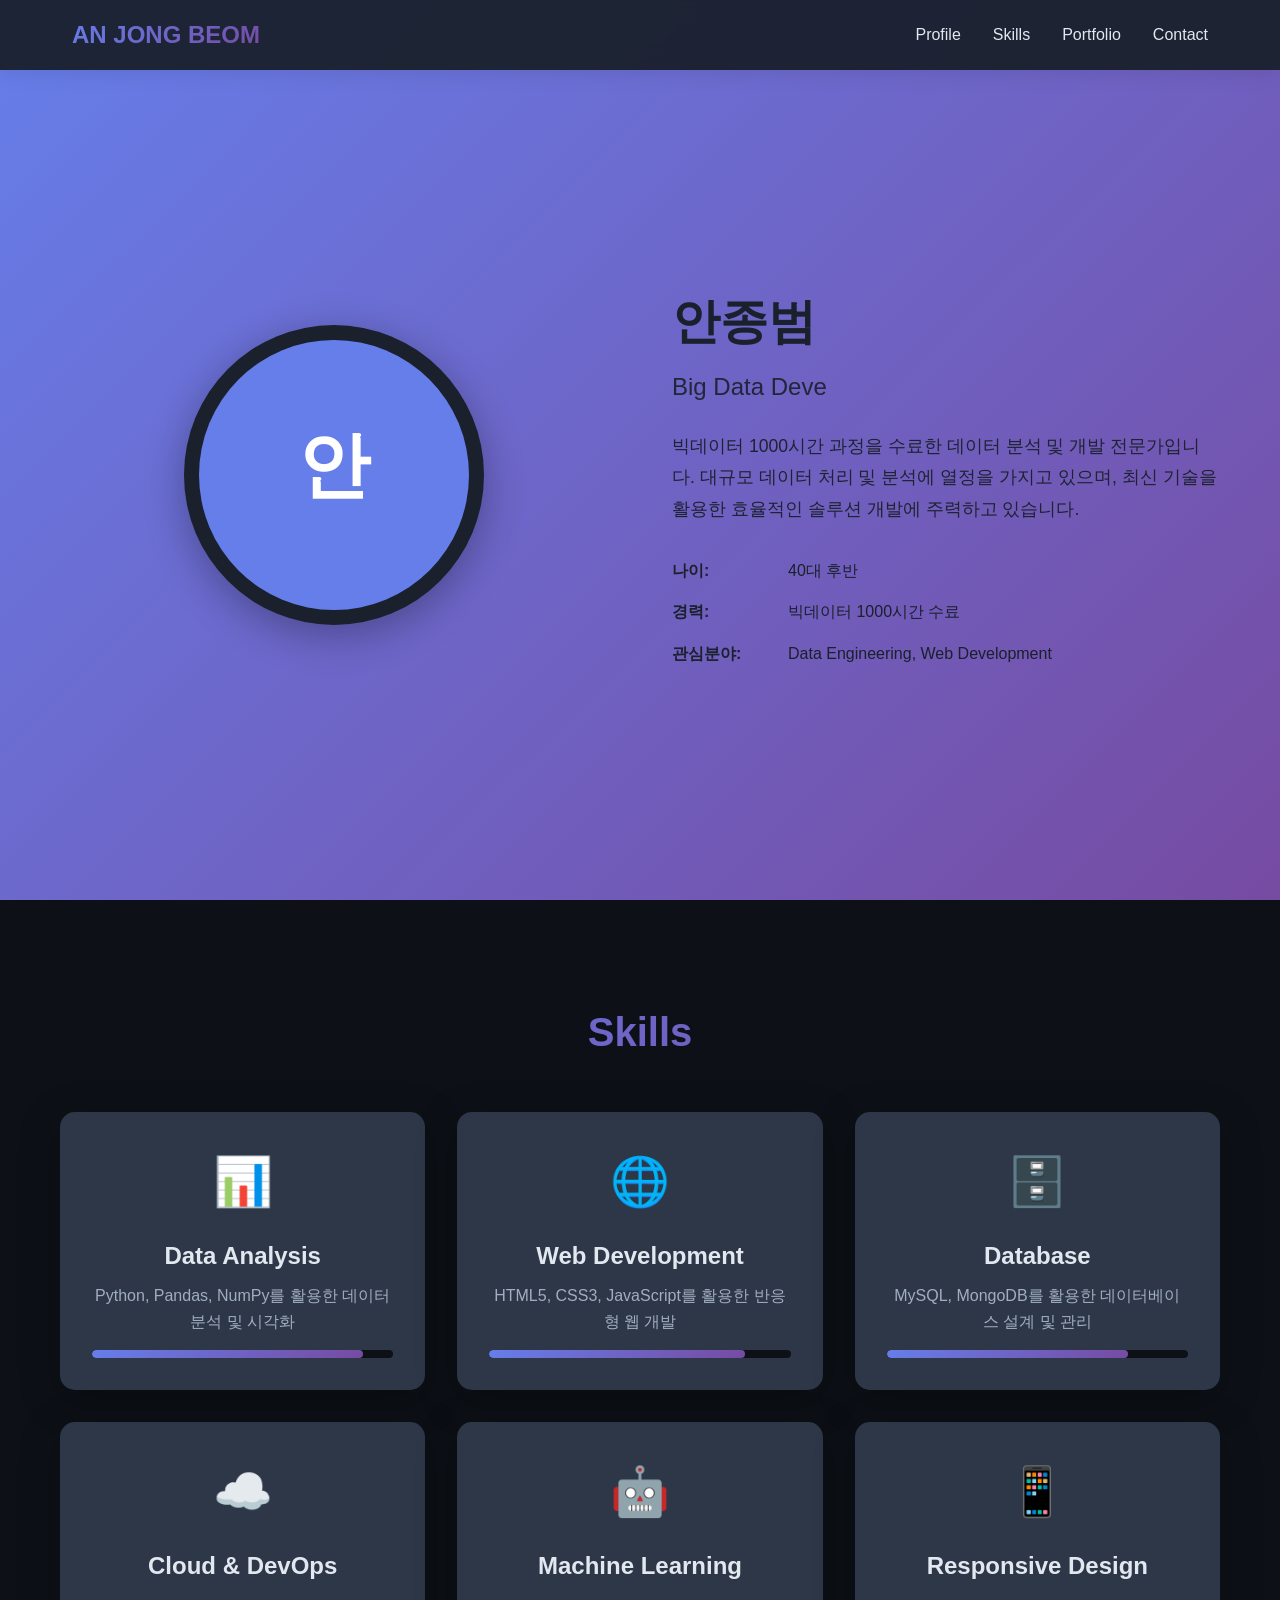
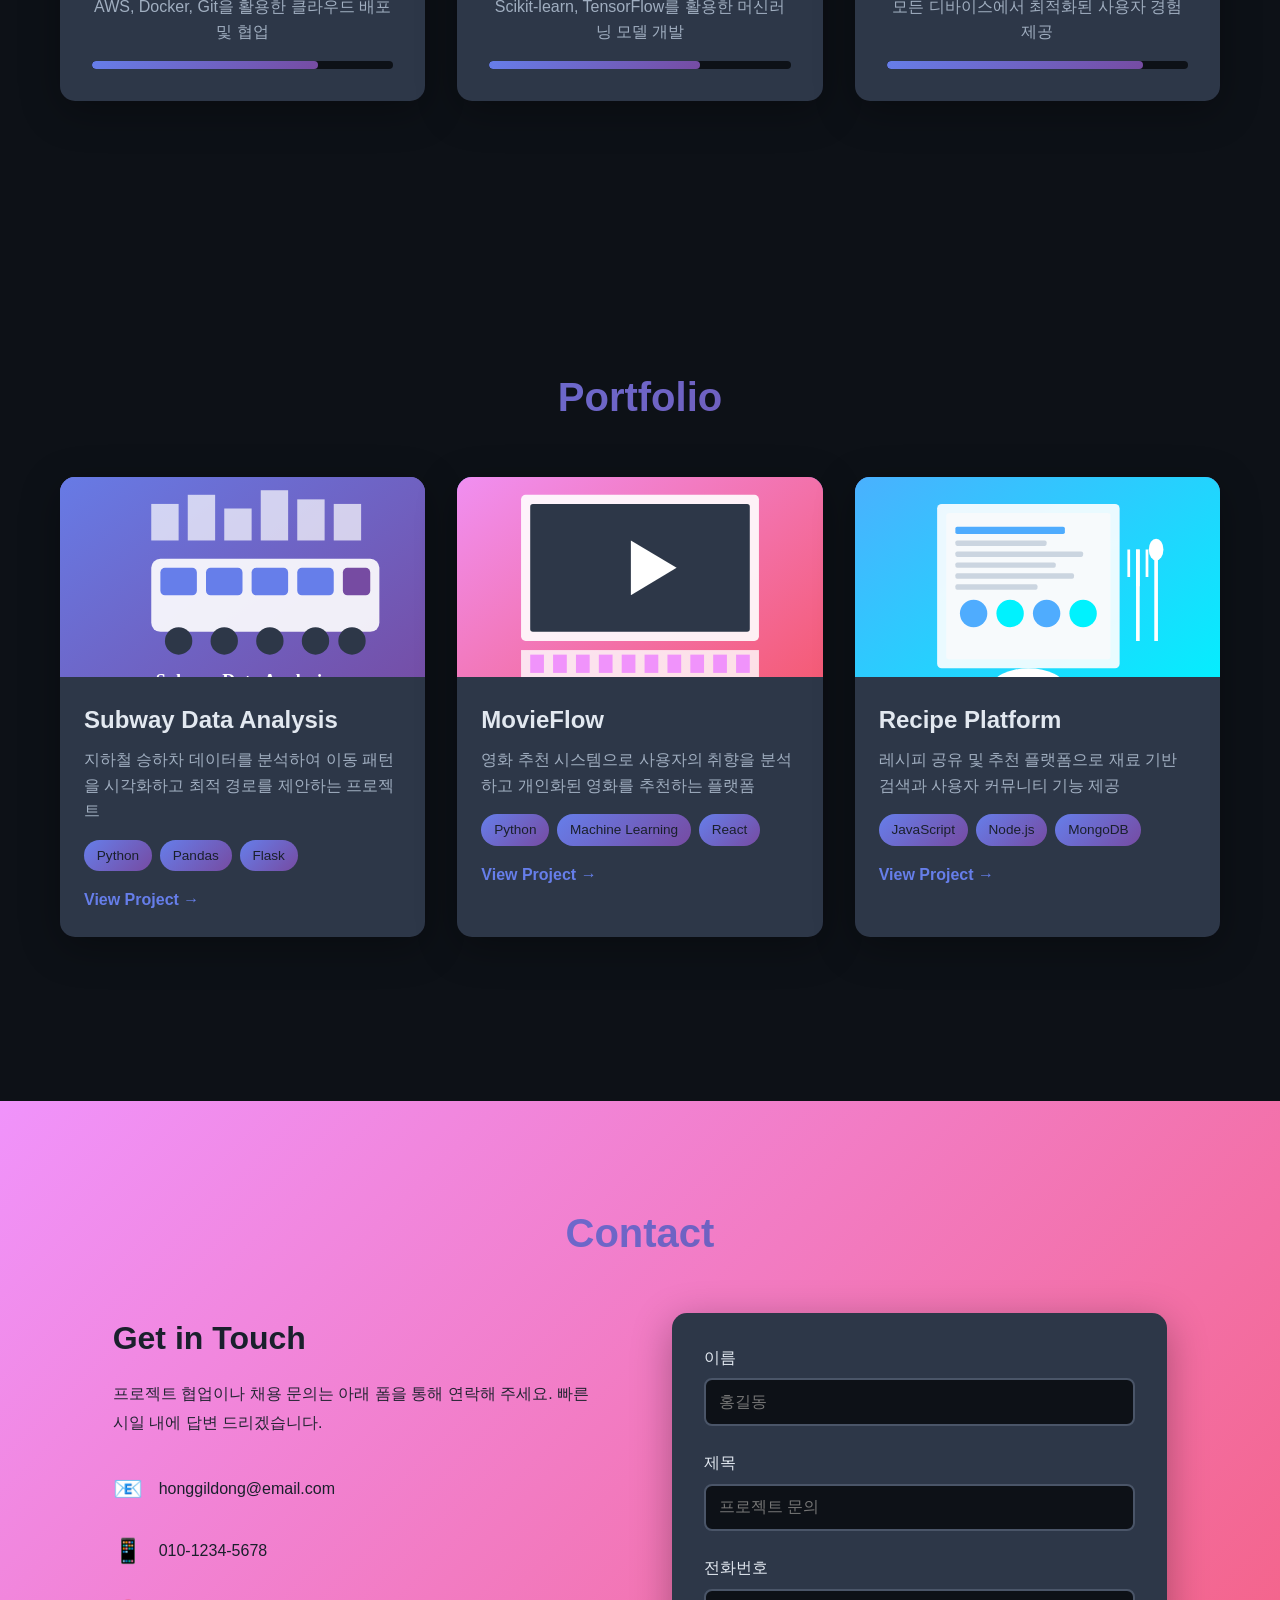
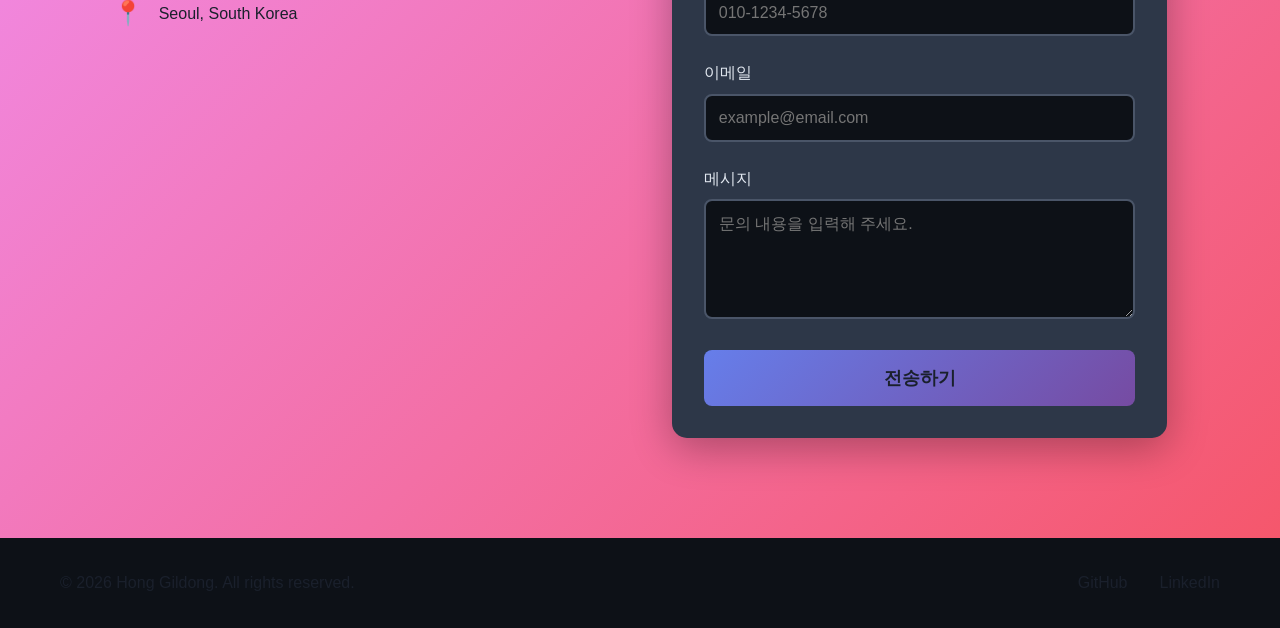
<file: index.html>
<!DOCTYPE html>
<html lang="ko">
<head>
    <meta charset="UTF-8">
    <meta name="viewport" content="width=device-width, initial-scale=1.0">
    <title>안종범 - Big Data Developer Portfolio</title>
    <link rel="icon" type="image/svg+xml" href="favicon.svg">
    <link rel="stylesheet" href="css/style.css">
</head>
<body>
    <!-- Header -->
    <header class="header">
        <nav class="nav">
            <div class="logo">AN JONG BEOM</div>
            <ul class="nav-links">
                <li><a href="#profile">Profile</a></li>
                <li><a href="#skills">Skills</a></li>
                <li><a href="#portfolio">Portfolio</a></li>
                <li><a href="#contact">Contact</a></li>
            </ul>
            <div class="hamburger">
                <span></span>
                <span></span>
                <span></span>
            </div>
        </nav>
    </header>

    <!-- Section 1: Profile -->
    <section id="profile" class="section profile-section">
        <div class="container">
            <div class="profile-content">
                <div class="profile-image">
                    <div class="profile-placeholder">
                        <svg viewBox="0 0 100 100" xmlns="http://www.w3.org/2000/svg">
                            <circle cx="50" cy="50" r="45" fill="#667eea"/>
                            <text x="50" y="55" text-anchor="middle" fill="white" font-size="24" font-weight="bold">안</text>
                        </svg>
                    </div>
                </div>
                <div class="profile-text">
                    <h1 class="profile-title">안종범</h1>
                    <p class="profile-subtitle">Big Data Developer</p>
                    <p class="profile-description">
                        빅데이터 1000시간 과정을 수료한 데이터 분석 및 개발 전문가입니다. 
                        대규모 데이터 처리 및 분석에 열정을 가지고 있으며, 
                        최신 기술을 활용한 효율적인 솔루션 개발에 주력하고 있습니다.
                    </p>
                    <div class="profile-info">
                        <div class="info-item">
                            <span class="info-label">나이:</span>
                            <span class="info-value">40대 후반</span>
                        </div>
                        <div class="info-item">
                            <span class="info-label">경력:</span>
                            <span class="info-value">빅데이터 1000시간 수료</span>
                        </div>
                        <div class="info-item">
                            <span class="info-label">관심분야:</span>
                            <span class="info-value">Data Engineering, Web Development</span>
                        </div>
                    </div>
                </div>
            </div>
        </div>
    </section>

    <!-- Section 2: Skills -->
    <section id="skills" class="section skills-section">
        <div class="container">
            <h2 class="section-title">Skills</h2>
            <div class="skills-grid">
                <div class="skill-card">
                    <div class="skill-icon">📊</div>
                    <h3 class="skill-title">Data Analysis</h3>
                    <p class="skill-description">Python, Pandas, NumPy를 활용한 데이터 분석 및 시각화</p>
                    <div class="skill-bar">
                        <div class="skill-progress" style="width: 90%"></div>
                    </div>
                </div>
                <div class="skill-card">
                    <div class="skill-icon">🌐</div>
                    <h3 class="skill-title">Web Development</h3>
                    <p class="skill-description">HTML5, CSS3, JavaScript를 활용한 반응형 웹 개발</p>
                    <div class="skill-bar">
                        <div class="skill-progress" style="width: 85%"></div>
                    </div>
                </div>
                <div class="skill-card">
                    <div class="skill-icon">🗄️</div>
                    <h3 class="skill-title">Database</h3>
                    <p class="skill-description">MySQL, MongoDB를 활용한 데이터베이스 설계 및 관리</p>
                    <div class="skill-bar">
                        <div class="skill-progress" style="width: 80%"></div>
                    </div>
                </div>
                <div class="skill-card">
                    <div class="skill-icon">☁️</div>
                    <h3 class="skill-title">Cloud & DevOps</h3>
                    <p class="skill-description">AWS, Docker, Git을 활용한 클라우드 배포 및 협업</p>
                    <div class="skill-bar">
                        <div class="skill-progress" style="width: 75%"></div>
                    </div>
                </div>
                <div class="skill-card">
                    <div class="skill-icon">🤖</div>
                    <h3 class="skill-title">Machine Learning</h3>
                    <p class="skill-description">Scikit-learn, TensorFlow를 활용한 머신러닝 모델 개발</p>
                    <div class="skill-bar">
                        <div class="skill-progress" style="width: 70%"></div>
                    </div>
                </div>
                <div class="skill-card">
                    <div class="skill-icon">📱</div>
                    <h3 class="skill-title">Responsive Design</h3>
                    <p class="skill-description">모든 디바이스에서 최적화된 사용자 경험 제공</p>
                    <div class="skill-bar">
                        <div class="skill-progress" style="width: 85%"></div>
                    </div>
                </div>
            </div>
        </div>
    </section>

    <!-- Section 3: Portfolio -->
    <section id="portfolio" class="section portfolio-section">
        <div class="container">
            <h2 class="section-title">Portfolio</h2>
            <div class="portfolio-grid">
                <div class="portfolio-card">
                    <div class="portfolio-image">
                        <img src="images/subway.svg" alt="Subway Project">
                    </div>
                    <div class="portfolio-content">
                        <h3 class="portfolio-title">Subway Data Analysis</h3>
                        <p class="portfolio-description">지하철 승하차 데이터를 분석하여 이동 패턴을 시각화하고 최적 경로를 제안하는 프로젝트</p>
                        <div class="portfolio-tech">
                            <span class="tech-tag">Python</span>
                            <span class="tech-tag">Pandas</span>
                            <span class="tech-tag">Flask</span>
                        </div>
                        <a href="https://subwaykr.onrender.com" target="_blank" class="portfolio-link">View Project →</a>
                    </div>
                </div>
                <div class="portfolio-card">
                    <div class="portfolio-image">
                        <img src="images/movieflow.svg" alt="MovieFlow Project">
                    </div>
                    <div class="portfolio-content">
                        <h3 class="portfolio-title">MovieFlow</h3>
                        <p class="portfolio-description">영화 추천 시스템으로 사용자의 취향을 분석하고 개인화된 영화를 추천하는 플랫폼</p>
                        <div class="portfolio-tech">
                            <span class="tech-tag">Python</span>
                            <span class="tech-tag">Machine Learning</span>
                            <span class="tech-tag">React</span>
                        </div>
                        <a href="https://movieflowkr.onrender.com" target="_blank" class="portfolio-link">View Project →</a>
                    </div>
                </div>
                <div class="portfolio-card">
                    <div class="portfolio-image">
                        <img src="images/recipe.svg" alt="Recipe Project">
                    </div>
                    <div class="portfolio-content">
                        <h3 class="portfolio-title">Recipe Platform</h3>
                        <p class="portfolio-description">레시피 공유 및 추천 플랫폼으로 재료 기반 검색과 사용자 커뮤니티 기능 제공</p>
                        <div class="portfolio-tech">
                            <span class="tech-tag">JavaScript</span>
                            <span class="tech-tag">Node.js</span>
                            <span class="tech-tag">MongoDB</span>
                        </div>
                        <a href="https://recipekr.onrender.com" target="_blank" class="portfolio-link">View Project →</a>
                    </div>
                </div>
            </div>
        </div>
    </section>

    <!-- Section 4: Contact -->
    <section id="contact" class="section contact-section">
        <div class="container">
            <h2 class="section-title">Contact</h2>
            <div class="contact-content">
                <div class="contact-info">
                    <h3 class="contact-subtitle">Get in Touch</h3>
                    <p class="contact-description">
                        프로젝트 협업이나 채용 문의는 아래 폼을 통해 연락해 주세요.
                        빠른 시일 내에 답변 드리겠습니다.
                    </p>
                    <div class="contact-details">
                        <div class="contact-item">
                            <span class="contact-icon">📧</span>
                            <span class="contact-text">honggildong@email.com</span>
                        </div>
                        <div class="contact-item">
                            <span class="contact-icon">📱</span>
                            <span class="contact-text">010-1234-5678</span>
                        </div>
                        <div class="contact-item">
                            <span class="contact-icon">📍</span>
                            <span class="contact-text">Seoul, South Korea</span>
                        </div>
                    </div>
                </div>
                <div class="contact-form-container">
                    <form action="https://formspree.io/f/YOUR_FORM_ID" method="POST" class="contact-form" id="contactForm">
                        <!-- Formspree 설정: README.md의 안내를 따라 YOUR_FORM_ID를 실제 Form ID로 교체하세요 -->
                        <div class="form-group">
                            <label for="name">이름</label>
                            <input type="text" id="name" name="name" required placeholder="홍길동">
                        </div>
                        <div class="form-group">
                            <label for="subject">제목</label>
                            <input type="text" id="subject" name="subject" required placeholder="프로젝트 문의">
                        </div>
                        <div class="form-group">
                            <label for="phone">전화번호</label>
                            <input type="tel" id="phone" name="phone" required placeholder="010-1234-5678">
                        </div>
                        <div class="form-group">
                            <label for="email">이메일</label>
                            <input type="email" id="email" name="email" required placeholder="example@email.com">
                        </div>
                        <div class="form-group">
                            <label for="message">메시지</label>
                            <textarea id="message" name="message" rows="5" required placeholder="문의 내용을 입력해 주세요."></textarea>
                        </div>
                        <button type="submit" class="submit-btn">전송하기</button>
                    </form>
                    <div id="formMessage" class="form-message"></div>
                </div>
            </div>
        </div>
    </section>

    <!-- Footer -->
    <footer class="footer">
        <div class="container">
            <div class="footer-content">
                <p class="footer-text">© 2024 Hong Gildong. All rights reserved.</p>
                <div class="footer-links">
                    <a href="https://github.com/honggildong" target="_blank">GitHub</a>
                    <a href="https://linkedin.com/in/honggildong" target="_blank">LinkedIn</a>
                </div>
            </div>
        </div>
    </footer>

    <script src="js/script.js"></script>
</body>
</html>
</file>
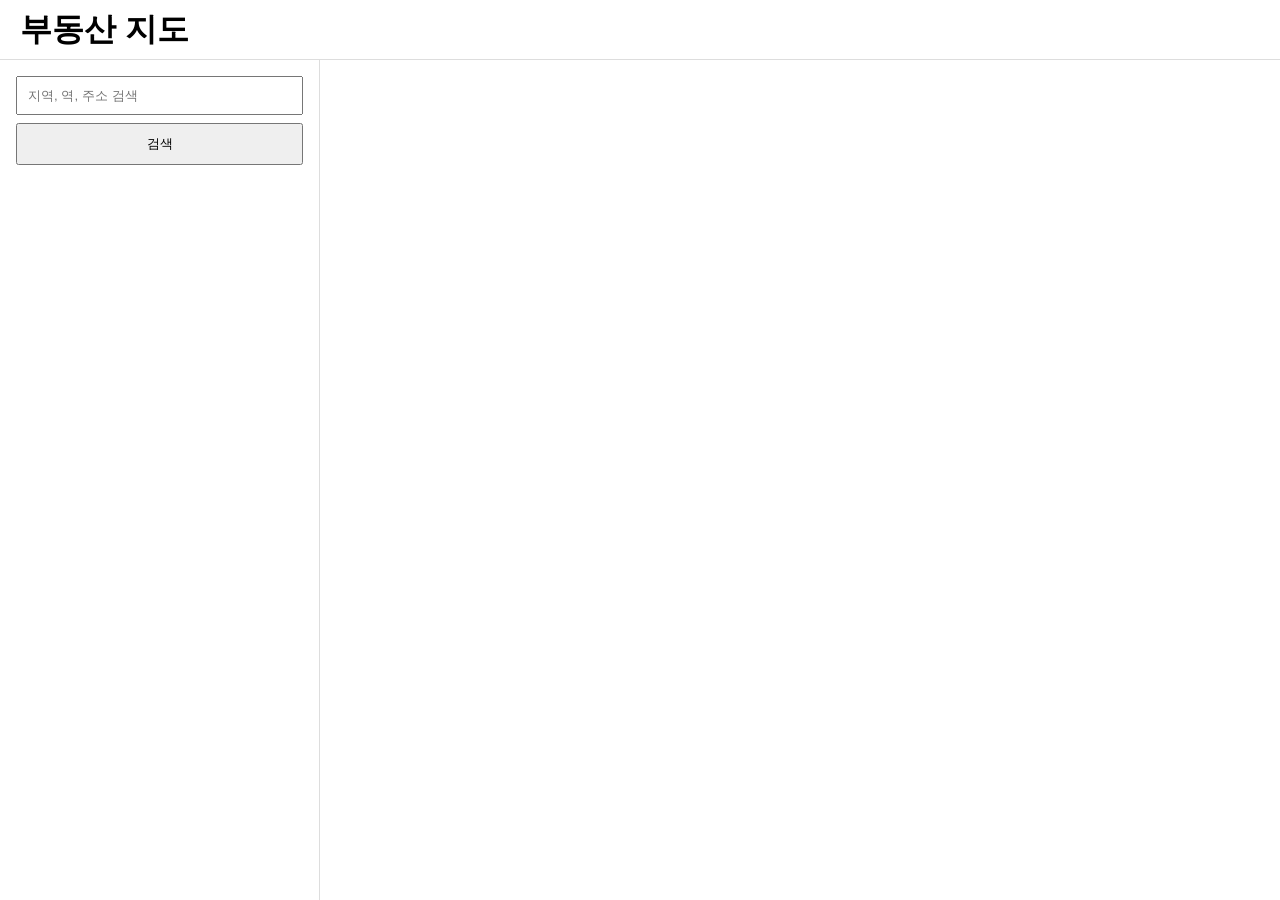
<file: project/index.html>
<!DOCTYPE html>
<html lang="ko">
<head>
  <meta charset="UTF-8" />
  <title>부동산 지도 서비스</title>
  <link rel="stylesheet" href="./style.css" />
</head>
<body>
  <header>
    <h1>부동산 지도</h1>
  </header>

  <main>
    <aside>
      <input type="text" placeholder="지역, 역, 주소 검색" />
      <button>검색</button>
    </aside>

    <section id="map"></section>
  </main>

  <script src="https://oapi.map.naver.com/openapi/v3/maps.js?ncpKeyId=m4rxvrgqbo"></script>

  <script>
    const map = new naver.maps.Map('map', {
      center: new naver.maps.LatLng(37.5665, 126.9780),
      zoom: 15
    });
  </script>
</body>
</html>
</file>
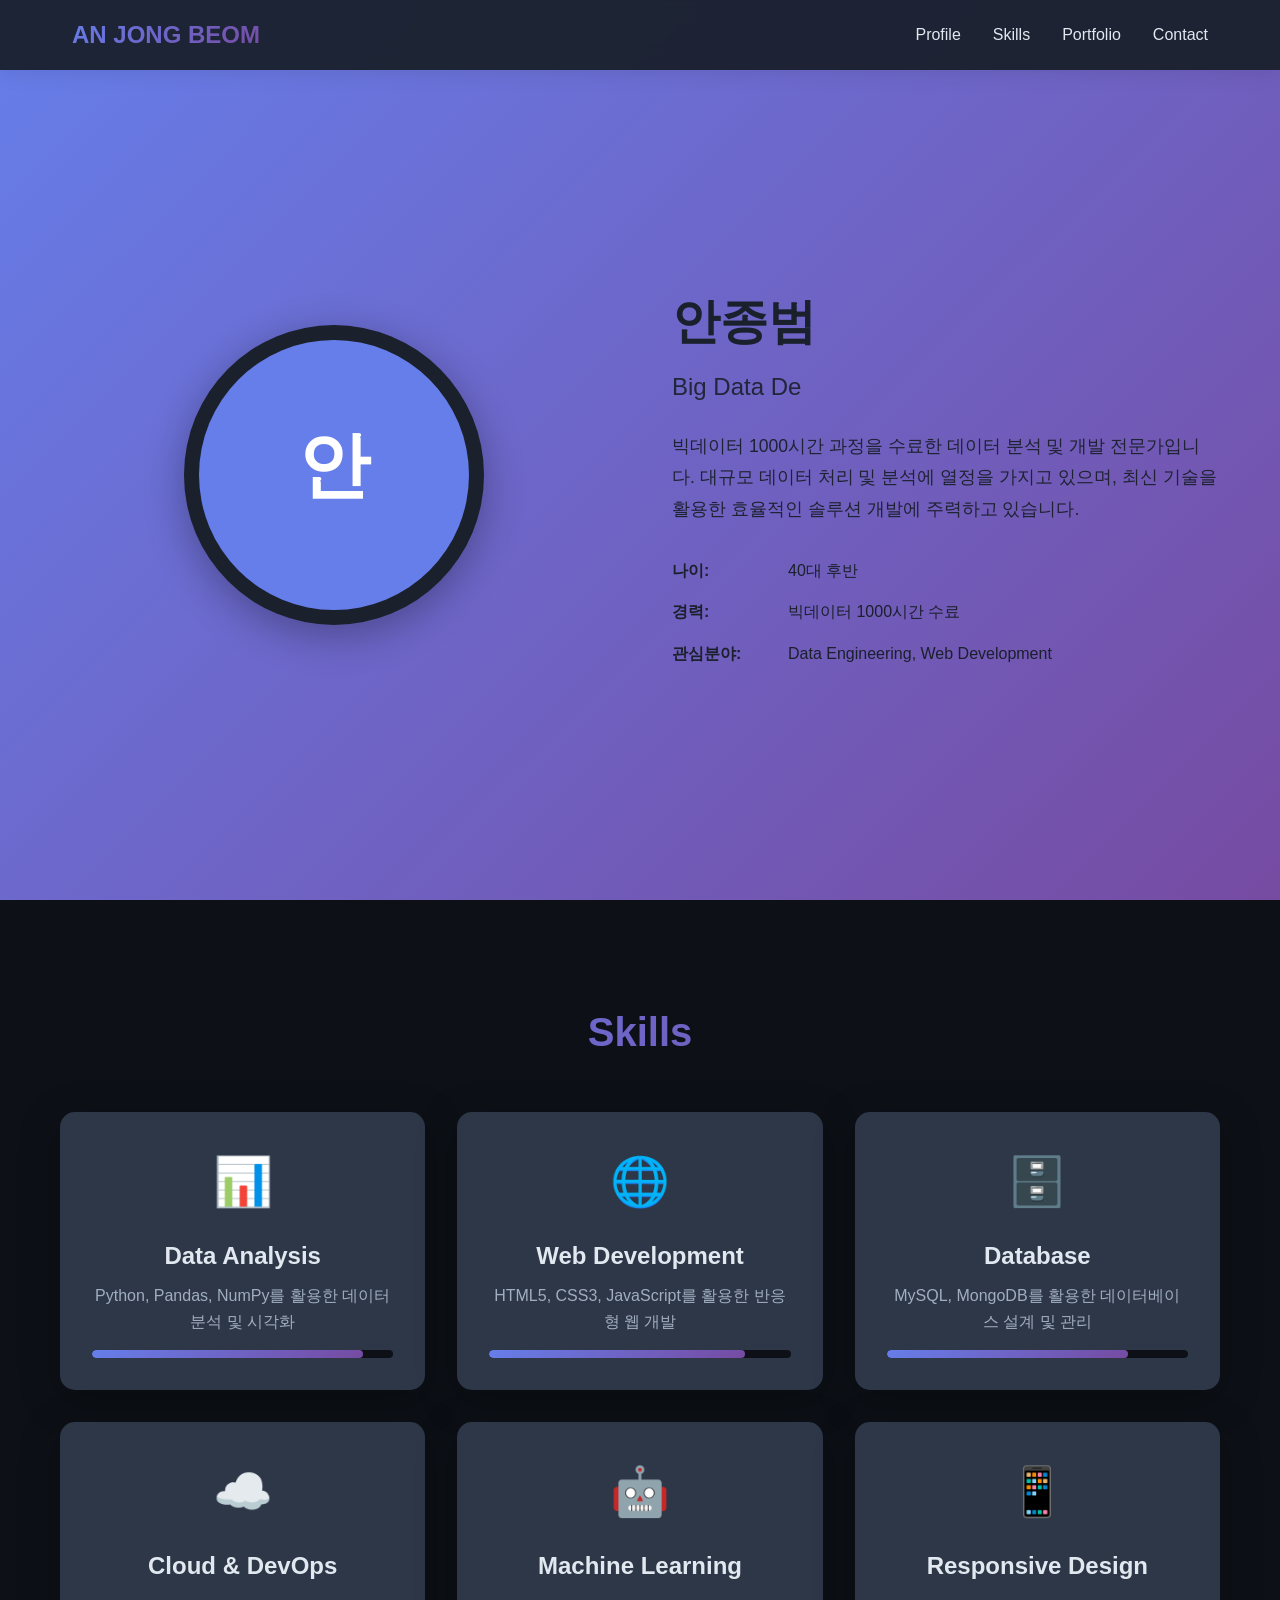
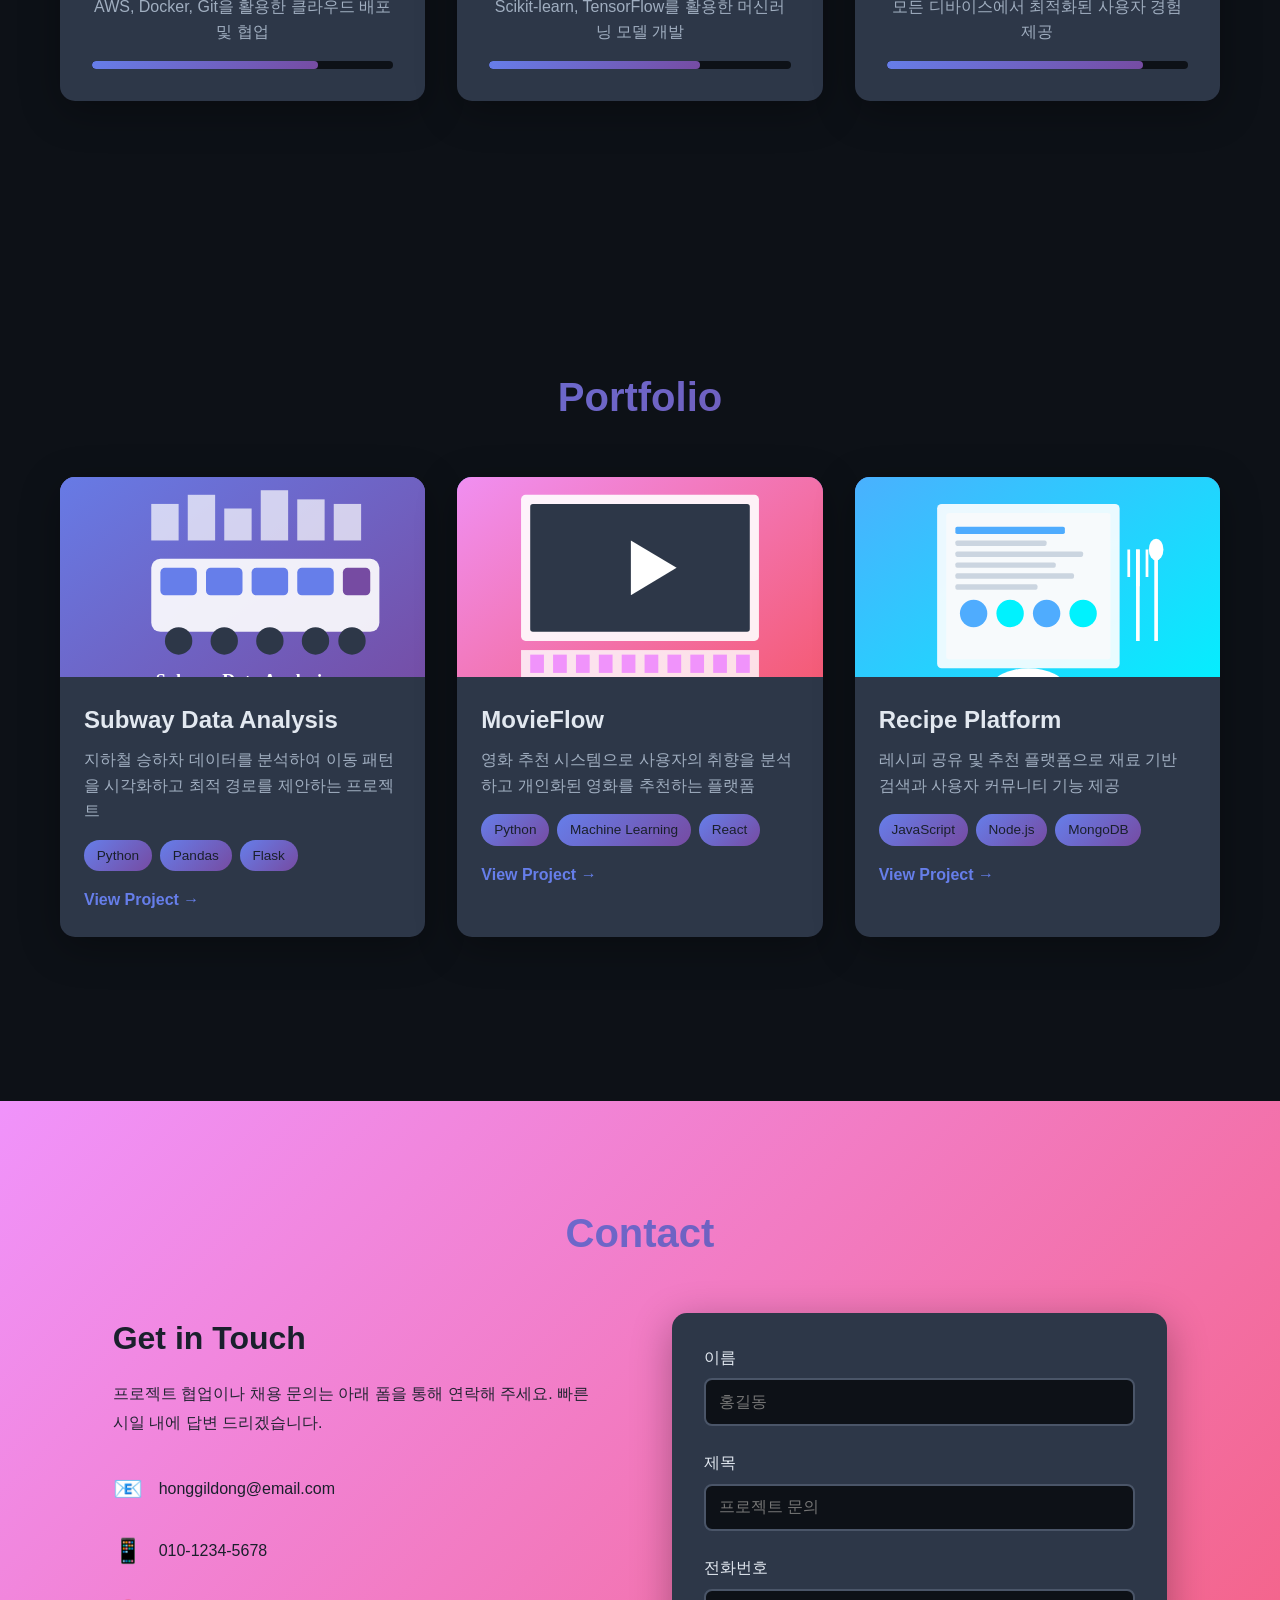
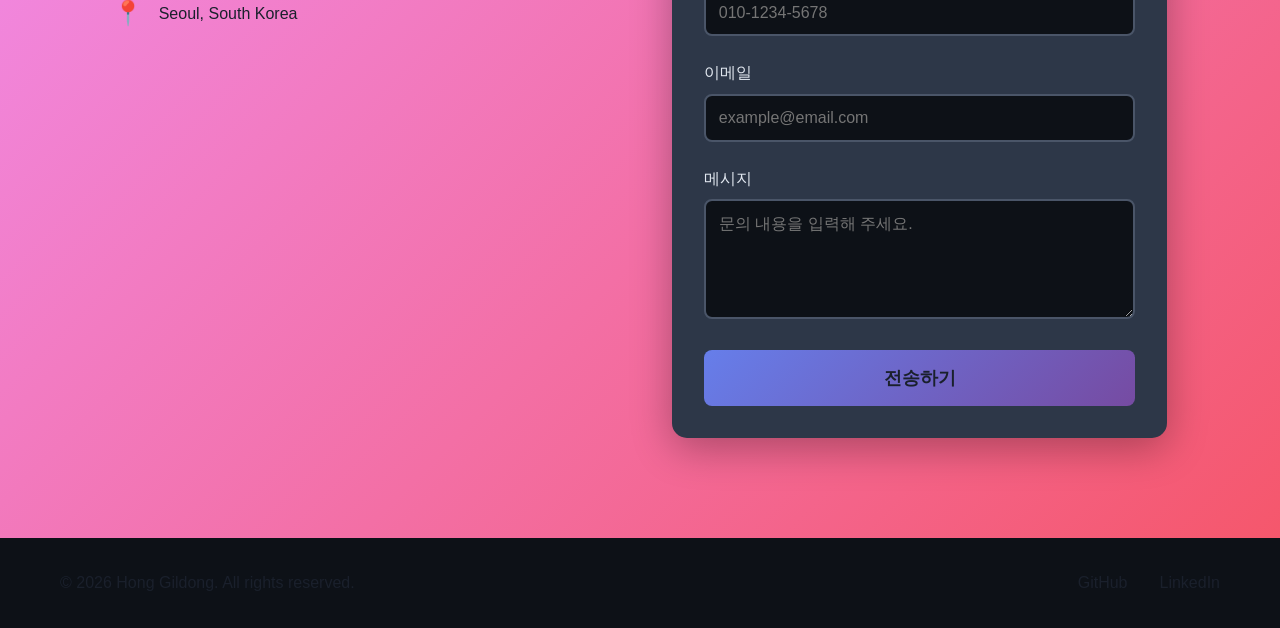
<file: site_big0611/index.html>
<!DOCTYPE html>
<html lang="ko">
<head>
    <meta charset="UTF-8">
    <meta name="viewport" content="width=device-width, initial-scale=1.0">
    <title>안종범 - Big Data Developer Portfolio</title>
    <link rel="icon" type="image/svg+xml" href="favicon.svg">
    <link rel="stylesheet" href="./style.css">
</head>
<body>
    <!-- Header -->
    <header class="header">
        <nav class="nav">
            <div class="logo">AN JONG BEOM</div>
            <ul class="nav-links">
                <li><a href="#profile">Profile</a></li>
                <li><a href="#skills">Skills</a></li>
                <li><a href="#portfolio">Portfolio</a></li>
                <li><a href="#contact">Contact</a></li>
            </ul>
            <div class="hamburger">
                <span></span>
                <span></span>
                <span></span>
            </div>
        </nav>
    </header>

    <!-- Section 1: Profile -->
    <section id="profile" class="section profile-section">
        <div class="container">
            <div class="profile-content">
                <div class="profile-image">
                    <div class="profile-placeholder">
                        <svg viewBox="0 0 100 100" xmlns="http://www.w3.org/2000/svg">
                            <circle cx="50" cy="50" r="45" fill="#667eea"/>
                            <text x="50" y="55" text-anchor="middle" fill="white" font-size="24" font-weight="bold">안</text>
                        </svg>
                    </div>
                </div>
                <div class="profile-text">
                    <h1 class="profile-title">안종범</h1>
                    <p class="profile-subtitle">Big Data Developer</p>
                    <p class="profile-description">
                        빅데이터 1000시간 과정을 수료한 데이터 분석 및 개발 전문가입니다. 
                        대규모 데이터 처리 및 분석에 열정을 가지고 있으며, 
                        최신 기술을 활용한 효율적인 솔루션 개발에 주력하고 있습니다.
                    </p>
                    <div class="profile-info">
                        <div class="info-item">
                            <span class="info-label">나이:</span>
                            <span class="info-value">40대 후반</span>
                        </div>
                        <div class="info-item">
                            <span class="info-label">경력:</span>
                            <span class="info-value">빅데이터 1000시간 수료</span>
                        </div>
                        <div class="info-item">
                            <span class="info-label">관심분야:</span>
                            <span class="info-value">Data Engineering, Web Development</span>
                        </div>
                    </div>
                </div>
            </div>
        </div>
    </section>

    <!-- Section 2: Skills -->
    <section id="skills" class="section skills-section">
        <div class="container">
            <h2 class="section-title">Skills</h2>
            <div class="skills-grid">
                <div class="skill-card">
                    <div class="skill-icon">📊</div>
                    <h3 class="skill-title">Data Analysis</h3>
                    <p class="skill-description">Python, Pandas, NumPy를 활용한 데이터 분석 및 시각화</p>
                    <div class="skill-bar">
                        <div class="skill-progress" style="width: 90%"></div>
                    </div>
                </div>
                <div class="skill-card">
                    <div class="skill-icon">🌐</div>
                    <h3 class="skill-title">Web Development</h3>
                    <p class="skill-description">HTML5, CSS3, JavaScript를 활용한 반응형 웹 개발</p>
                    <div class="skill-bar">
                        <div class="skill-progress" style="width: 85%"></div>
                    </div>
                </div>
                <div class="skill-card">
                    <div class="skill-icon">🗄️</div>
                    <h3 class="skill-title">Database</h3>
                    <p class="skill-description">MySQL, MongoDB를 활용한 데이터베이스 설계 및 관리</p>
                    <div class="skill-bar">
                        <div class="skill-progress" style="width: 80%"></div>
                    </div>
                </div>
                <div class="skill-card">
                    <div class="skill-icon">☁️</div>
                    <h3 class="skill-title">Cloud & DevOps</h3>
                    <p class="skill-description">AWS, Docker, Git을 활용한 클라우드 배포 및 협업</p>
                    <div class="skill-bar">
                        <div class="skill-progress" style="width: 75%"></div>
                    </div>
                </div>
                <div class="skill-card">
                    <div class="skill-icon">🤖</div>
                    <h3 class="skill-title">Machine Learning</h3>
                    <p class="skill-description">Scikit-learn, TensorFlow를 활용한 머신러닝 모델 개발</p>
                    <div class="skill-bar">
                        <div class="skill-progress" style="width: 70%"></div>
                    </div>
                </div>
                <div class="skill-card">
                    <div class="skill-icon">📱</div>
                    <h3 class="skill-title">Responsive Design</h3>
                    <p class="skill-description">모든 디바이스에서 최적화된 사용자 경험 제공</p>
                    <div class="skill-bar">
                        <div class="skill-progress" style="width: 85%"></div>
                    </div>
                </div>
            </div>
        </div>
    </section>

    <!-- Section 3: Portfolio -->
    <section id="portfolio" class="section portfolio-section">
        <div class="container">
            <h2 class="section-title">Portfolio</h2>
            <div class="portfolio-grid">
                <div class="portfolio-card">
                    <div class="portfolio-image">
                        <img src="images/subway.svg" alt="Subway Project">
                    </div>
                    <div class="portfolio-content">
                        <h3 class="portfolio-title">Subway Data Analysis</h3>
                        <p class="portfolio-description">지하철 승하차 데이터를 분석하여 이동 패턴을 시각화하고 최적 경로를 제안하는 프로젝트</p>
                        <div class="portfolio-tech">
                            <span class="tech-tag">Python</span>
                            <span class="tech-tag">Pandas</span>
                            <span class="tech-tag">Flask</span>
                        </div>
                        <a href="https://subwaykr.onrender.com" target="_blank" class="portfolio-link">View Project →</a>
                    </div>
                </div>
                <div class="portfolio-card">
                    <div class="portfolio-image">
                        <img src="images/movieflow.svg" alt="MovieFlow Project">
                    </div>
                    <div class="portfolio-content">
                        <h3 class="portfolio-title">MovieFlow</h3>
                        <p class="portfolio-description">영화 추천 시스템으로 사용자의 취향을 분석하고 개인화된 영화를 추천하는 플랫폼</p>
                        <div class="portfolio-tech">
                            <span class="tech-tag">Python</span>
                            <span class="tech-tag">Machine Learning</span>
                            <span class="tech-tag">React</span>
                        </div>
                        <a href="https://movieflowkr.onrender.com" target="_blank" class="portfolio-link">View Project →</a>
                    </div>
                </div>
                <div class="portfolio-card">
                    <div class="portfolio-image">
                        <img src="images/recipe.svg" alt="Recipe Project">
                    </div>
                    <div class="portfolio-content">
                        <h3 class="portfolio-title">Recipe Platform</h3>
                        <p class="portfolio-description">레시피 공유 및 추천 플랫폼으로 재료 기반 검색과 사용자 커뮤니티 기능 제공</p>
                        <div class="portfolio-tech">
                            <span class="tech-tag">JavaScript</span>
                            <span class="tech-tag">Node.js</span>
                            <span class="tech-tag">MongoDB</span>
                        </div>
                        <a href="https://recipekr.onrender.com" target="_blank" class="portfolio-link">View Project →</a>
                    </div>
                </div>
            </div>
        </div>
    </section>

    <!-- Section 4: Contact -->
    <section id="contact" class="section contact-section">
        <div class="container">
            <h2 class="section-title">Contact</h2>
            <div class="contact-content">
                <div class="contact-info">
                    <h3 class="contact-subtitle">Get in Touch</h3>
                    <p class="contact-description">
                        프로젝트 협업이나 채용 문의는 아래 폼을 통해 연락해 주세요.
                        빠른 시일 내에 답변 드리겠습니다.
                    </p>
                    <div class="contact-details">
                        <div class="contact-item">
                            <span class="contact-icon">📧</span>
                            <span class="contact-text">honggildong@email.com</span>
                        </div>
                        <div class="contact-item">
                            <span class="contact-icon">📱</span>
                            <span class="contact-text">010-1234-5678</span>
                        </div>
                        <div class="contact-item">
                            <span class="contact-icon">📍</span>
                            <span class="contact-text">Seoul, South Korea</span>
                        </div>
                    </div>
                </div>
                <div class="contact-form-container">
                    <form action="https://formspree.io/f/YOUR_FORM_ID" method="POST" class="contact-form" id="contactForm">
                        <!-- Formspree 설정: README.md의 안내를 따라 YOUR_FORM_ID를 실제 Form ID로 교체하세요 -->
                        <div class="form-group">
                            <label for="name">이름</label>
                            <input type="text" id="name" name="name" required placeholder="홍길동">
                        </div>
                        <div class="form-group">
                            <label for="subject">제목</label>
                            <input type="text" id="subject" name="subject" required placeholder="프로젝트 문의">
                        </div>
                        <div class="form-group">
                            <label for="phone">전화번호</label>
                            <input type="tel" id="phone" name="phone" required placeholder="010-1234-5678">
                        </div>
                        <div class="form-group">
                            <label for="email">이메일</label>
                            <input type="email" id="email" name="email" required placeholder="example@email.com">
                        </div>
                        <div class="form-group">
                            <label for="message">메시지</label>
                            <textarea id="message" name="message" rows="5" required placeholder="문의 내용을 입력해 주세요."></textarea>
                        </div>
                        <button type="submit" class="submit-btn">전송하기</button>
                    </form>
                    <div id="formMessage" class="form-message"></div>
                </div>
            </div>
        </div>
    </section>

    <!-- Footer -->
    <footer class="footer">
        <div class="container">
            <div class="footer-content">
                <p class="footer-text">© 2024 Hong Gildong. All rights reserved.</p>
                <div class="footer-links">
                    <a href="https://github.com/honggildong" target="_blank">GitHub</a>
                    <a href="https://linkedin.com/in/honggildong" target="_blank">LinkedIn</a>
                </div>
            </div>
        </div>
    </footer>

    <script src="./script.js"></script>
</body>
</html>
</file>
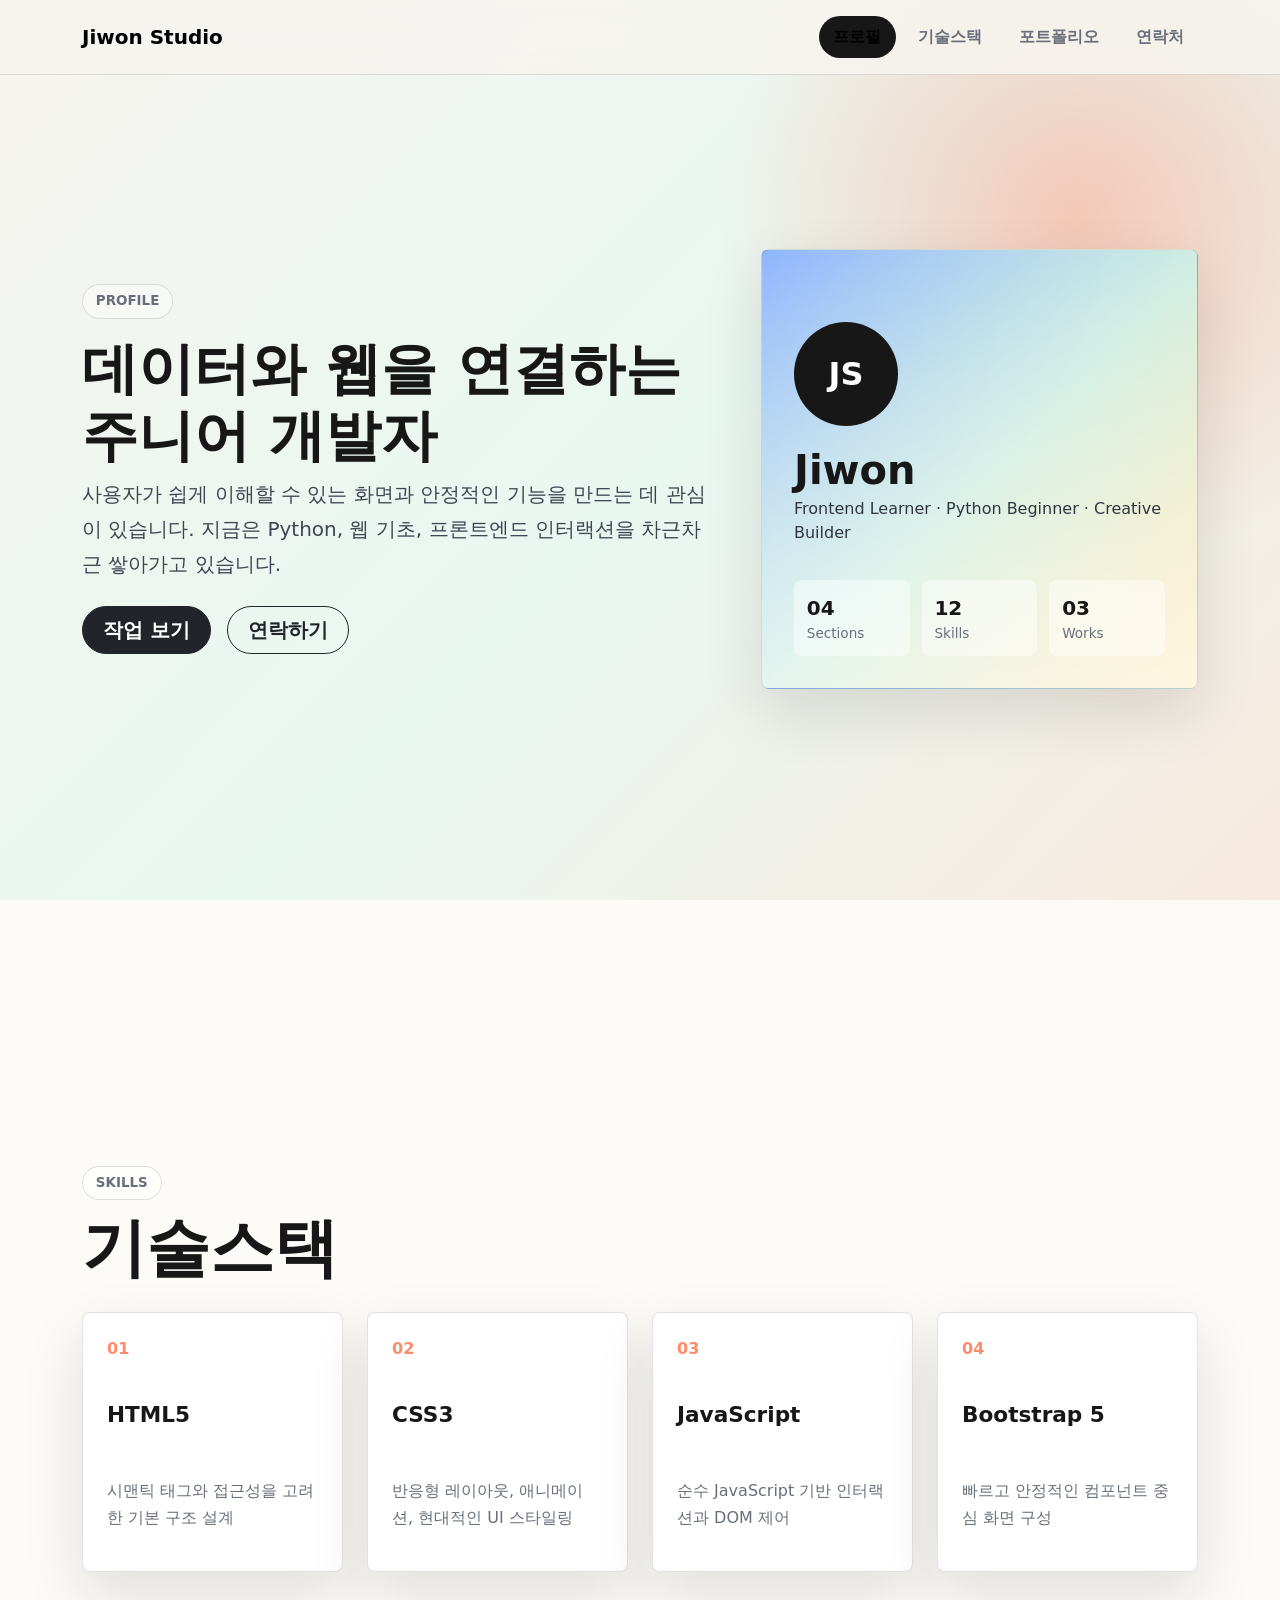
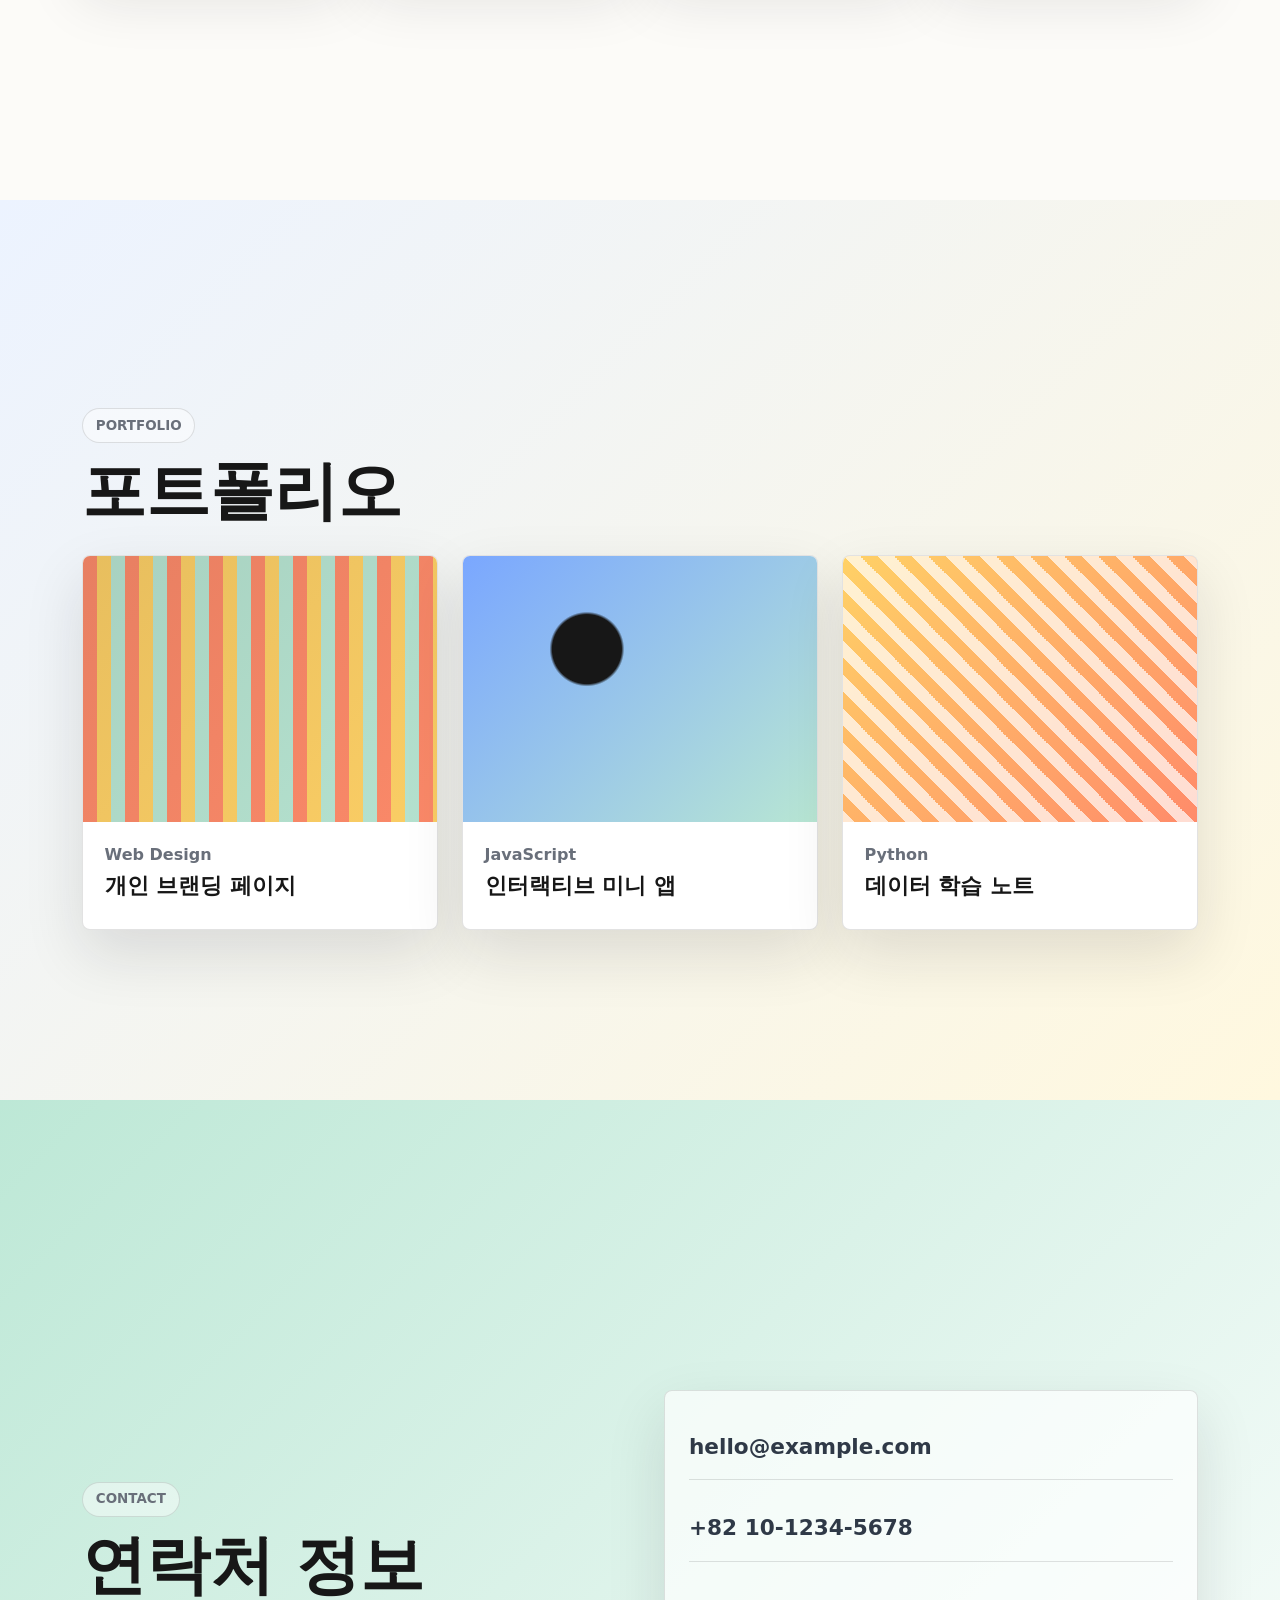
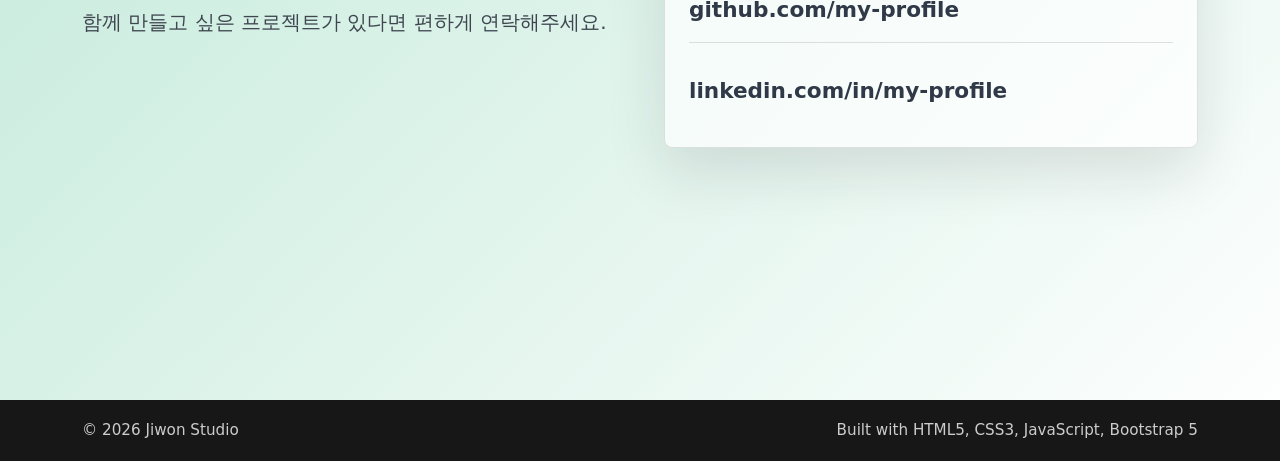
<file: test/index.html>
<!doctype html>
<html lang="ko">
  <head>
    <meta charset="utf-8">
    <meta name="viewport" content="width=device-width, initial-scale=1">
    <title>Personal Site</title>
    <link href="https://cdn.jsdelivr.net/npm/bootstrap@5.3.3/dist/css/bootstrap.min.css" rel="stylesheet">
    <link rel="stylesheet" href="css/style.css">
  </head>
  <body>
    <header class="site-header fixed-top">
      <nav class="navbar navbar-expand-lg">
        <div class="container">
          <a class="navbar-brand" href="#profile">Jiwon Studio</a>
          <button class="navbar-toggler" type="button" data-bs-toggle="collapse" data-bs-target="#siteNav" aria-controls="siteNav" aria-expanded="false" aria-label="메뉴 열기">
            <span class="navbar-toggler-icon"></span>
          </button>
          <div class="collapse navbar-collapse" id="siteNav">
            <ul class="navbar-nav ms-auto align-items-lg-center gap-lg-2">
              <li class="nav-item"><a class="nav-link active" href="#profile">프로필</a></li>
              <li class="nav-item"><a class="nav-link" href="#skills">기술스택</a></li>
              <li class="nav-item"><a class="nav-link" href="#portfolio">포트폴리오</a></li>
              <li class="nav-item"><a class="nav-link" href="#contact">연락처</a></li>
            </ul>
          </div>
        </div>
      </nav>
    </header>

    <main class="fullpage">
      <section id="profile" class="page-section profile-section">
        <div class="container">
          <div class="row align-items-center g-5">
            <div class="col-lg-7">
              <p class="section-kicker">Profile</p>
              <h1 class="display-4 fw-bold">데이터와 웹을 연결하는 주니어 개발자</h1>
              <p class="lead">
                사용자가 쉽게 이해할 수 있는 화면과 안정적인 기능을 만드는 데 관심이 있습니다.
                지금은 Python, 웹 기초, 프론트엔드 인터랙션을 차근차근 쌓아가고 있습니다.
              </p>
              <div class="d-flex flex-wrap gap-3 mt-4">
                <a class="btn btn-dark btn-lg" href="#portfolio">작업 보기</a>
                <a class="btn btn-outline-dark btn-lg" href="#contact">연락하기</a>
              </div>
            </div>
            <div class="col-lg-5">
              <div class="profile-card">
                <div class="avatar">JS</div>
                <h2>Jiwon</h2>
                <p>Frontend Learner · Python Beginner · Creative Builder</p>
                <div class="profile-stats">
                  <span><strong>04</strong> Sections</span>
                  <span><strong>12</strong> Skills</span>
                  <span><strong>03</strong> Works</span>
                </div>
              </div>
            </div>
          </div>
        </div>
      </section>

      <section id="skills" class="page-section skills-section">
        <div class="container">
          <div class="section-heading">
            <p class="section-kicker">Skills</p>
            <h2>기술스택</h2>
          </div>
          <div class="row g-4">
            <div class="col-md-6 col-xl-3">
              <article class="skill-card">
                <span>01</span>
                <h3>HTML5</h3>
                <p>시맨틱 태그와 접근성을 고려한 기본 구조 설계</p>
              </article>
            </div>
            <div class="col-md-6 col-xl-3">
              <article class="skill-card">
                <span>02</span>
                <h3>CSS3</h3>
                <p>반응형 레이아웃, 애니메이션, 현대적인 UI 스타일링</p>
              </article>
            </div>
            <div class="col-md-6 col-xl-3">
              <article class="skill-card">
                <span>03</span>
                <h3>JavaScript</h3>
                <p>순수 JavaScript 기반 인터랙션과 DOM 제어</p>
              </article>
            </div>
            <div class="col-md-6 col-xl-3">
              <article class="skill-card">
                <span>04</span>
                <h3>Bootstrap 5</h3>
                <p>빠르고 안정적인 컴포넌트 중심 화면 구성</p>
              </article>
            </div>
          </div>
        </div>
      </section>

      <section id="portfolio" class="page-section portfolio-section">
        <div class="container">
          <div class="section-heading">
            <p class="section-kicker">Portfolio</p>
            <h2>포트폴리오</h2>
          </div>
          <div class="row g-4">
            <div class="col-lg-4">
              <article class="work-card">
                <div class="work-image work-image-1"></div>
                <div class="work-body">
                  <p>Web Design</p>
                  <h3>개인 브랜딩 페이지</h3>
                </div>
              </article>
            </div>
            <div class="col-lg-4">
              <article class="work-card">
                <div class="work-image work-image-2"></div>
                <div class="work-body">
                  <p>JavaScript</p>
                  <h3>인터랙티브 미니 앱</h3>
                </div>
              </article>
            </div>
            <div class="col-lg-4">
              <article class="work-card">
                <div class="work-image work-image-3"></div>
                <div class="work-body">
                  <p>Python</p>
                  <h3>데이터 학습 노트</h3>
                </div>
              </article>
            </div>
          </div>
        </div>
      </section>

      <section id="contact" class="page-section contact-section">
        <div class="container">
          <div class="row align-items-center g-5">
            <div class="col-lg-6">
              <p class="section-kicker">Contact</p>
              <h2>연락처 정보</h2>
              <p class="lead">함께 만들고 싶은 프로젝트가 있다면 편하게 연락해주세요.</p>
            </div>
            <div class="col-lg-6">
              <div class="contact-panel">
                <a href="mailto:hello@example.com">hello@example.com</a>
                <a href="tel:+821012345678">+82 10-1234-5678</a>
                <a href="https://github.com/" target="_blank" rel="noreferrer">github.com/my-profile</a>
                <a href="https://www.linkedin.com/" target="_blank" rel="noreferrer">linkedin.com/in/my-profile</a>
              </div>
            </div>
          </div>
        </div>
      </section>
    </main>

    <footer class="site-footer">
      <div class="container d-flex flex-column flex-md-row justify-content-between gap-2">
        <span>© 2026 Jiwon Studio</span>
        <span>Built with HTML5, CSS3, JavaScript, Bootstrap 5</span>
      </div>
    </footer>

    <button class="scroll-top" type="button" aria-label="맨 위로 이동">↑</button>

    <script src="https://cdn.jsdelivr.net/npm/bootstrap@5.3.3/dist/js/bootstrap.bundle.min.js"></script>
    <script src="js/main.js"></script>
  </body>
</html>
</file>
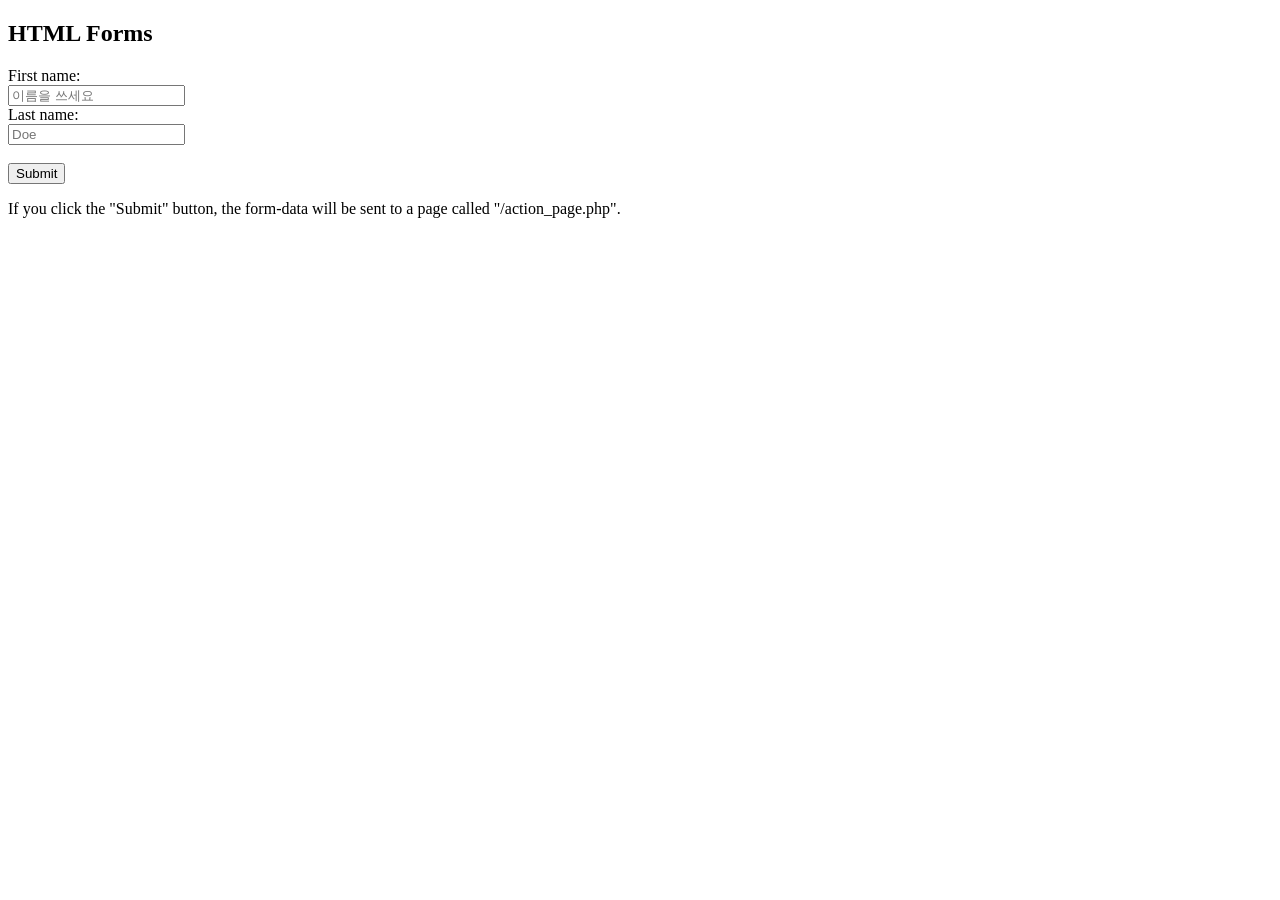
<file: project/ch01_form/ex01_forms.html>
<!DOCTYPE html>
<html lang="en">
<head>
    <meta charset="utf-8">
    <title>Form</title>
</head>
<body>

<h2>HTML Forms</h2>

<form action="/name.jsp">
  <label for="fname">First name:</label><br>
  <input type="text" id="fname" name="fname" placeholder="이름을 쓰세요"><br>
  <label for="lname">Last name:</label><br>
  <input type="text" id="lname" name="lname" placeholder="Doe"><br><br>
  <input type="submit" value="Submit">
</form> 

<p>If you click the "Submit" button, the form-data will be sent to a page called "/action_page.php".</p>

</body>
</html>
</file>
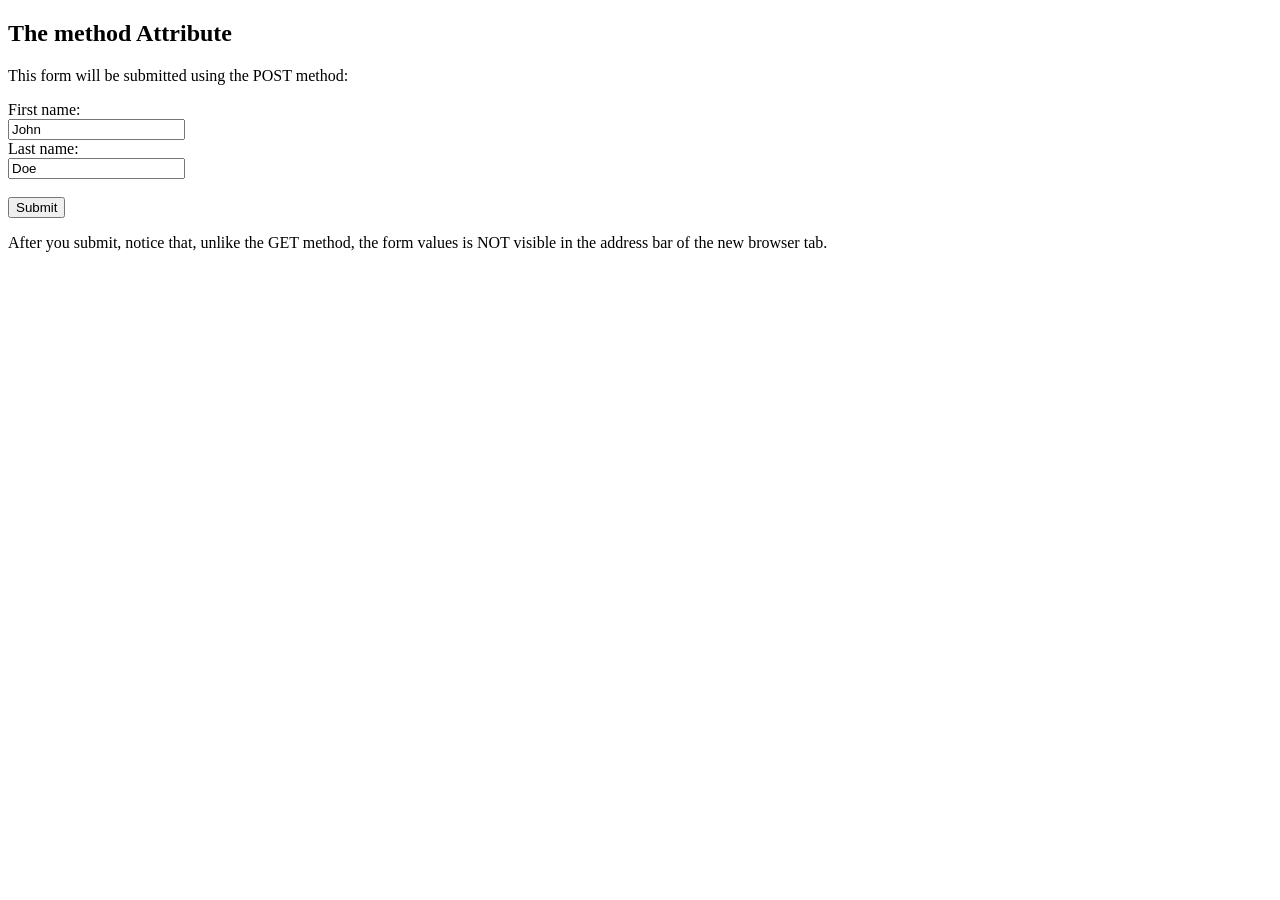
<file: project/ch01_form/ex03_forms_att.html>
<!DOCTYPE html>
<html>
<body>

<h2>The method Attribute</h2>

<p>This form will be submitted using the POST method:</p>

<form action="/action_page.php" target="_blank" method="post">
  <label for="fname">First name:</label><br>
  <input type="text" id="fname" name="fname" value="John"><br>
  <label for="lname">Last name:</label><br>
  <input type="text" id="lname" name="lname" value="Doe"><br><br>
  <input type="submit" value="Submit">
</form>

<p>After you submit, notice that, unlike the GET method, the form values is NOT visible in the address bar of the new browser tab.</p>

</body>
</html>
</file>
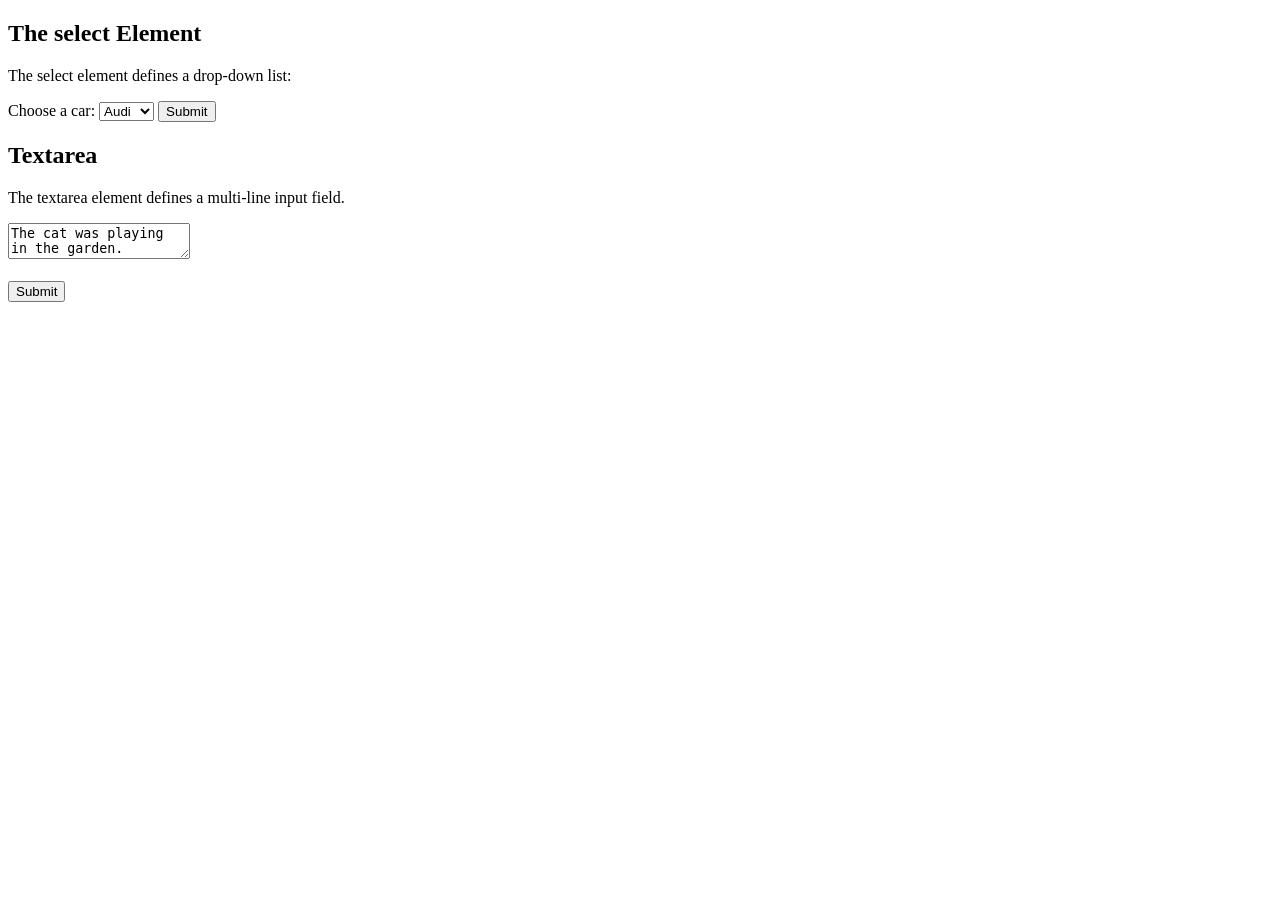
<file: project/ch01_form/ex04_forms_element.html>
<!DOCTYPE html>
<html>
<body>

<h2>The select Element</h2>

<p>The select element defines a drop-down list:</p>

<form action="/action_page.php" method="get">
  <label for="cars">Choose a car:</label>
  <select id="cars" name="cars">
    <option value="volvo">Volvo</option>
    <option value="saab">Saab</option>
    <option value="fiat">Fiat</option>
    <option value="audi" selected>Audi</option>
  </select>
  <input type="submit">
</form>

<h2>Textarea</h2>
<p>The textarea element defines a multi-line input field.</p>

<form action="/action_page.php">
  <!-- <textarea name="message" rows="10" cols="30">The cat was playing in the garden.</textarea> -->
  <textarea name="message">The cat was playing in the garden.</textarea>
  <br><br>
  <input type="submit">
</form>

</body>
</html>
</file>
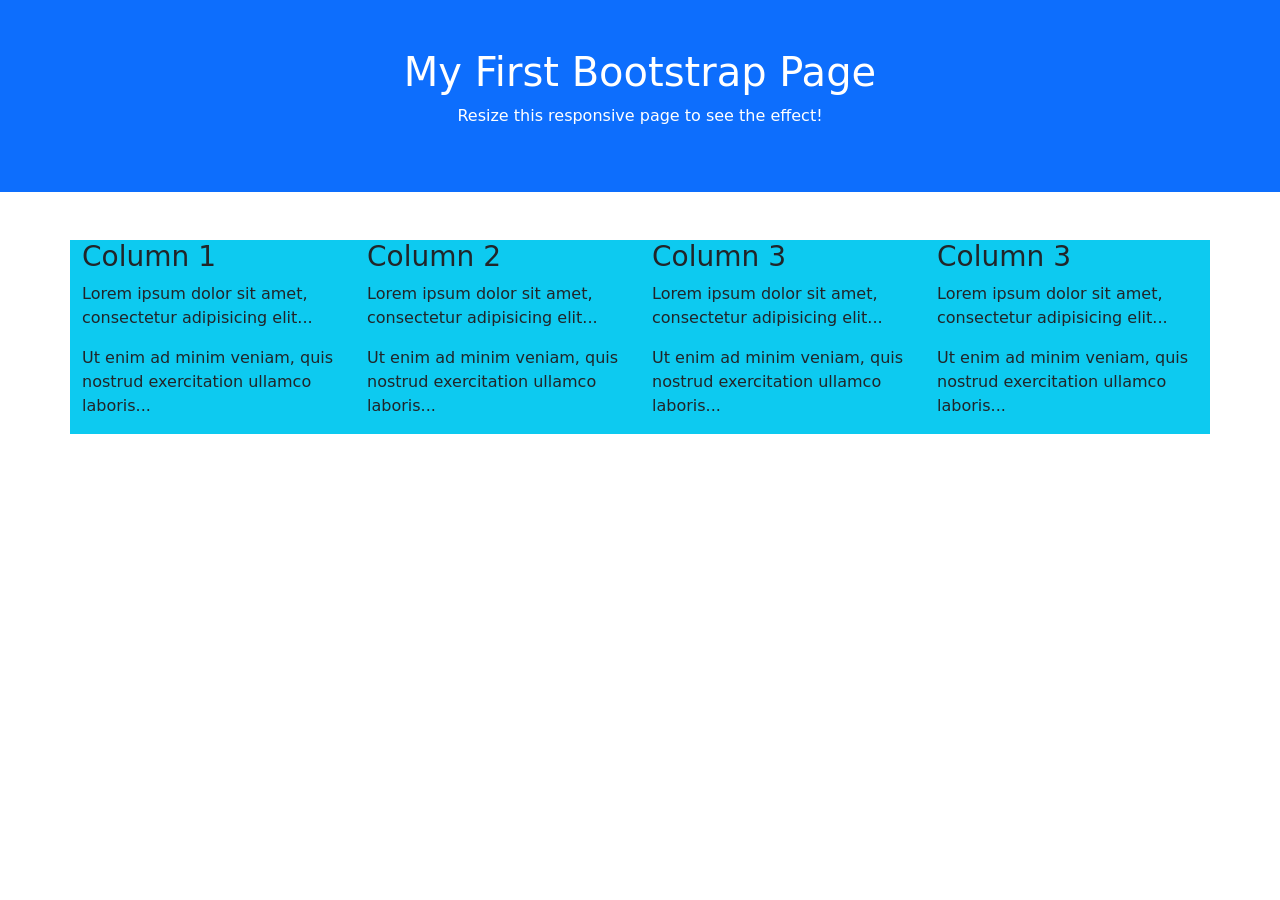
<file: 프로젝트/bs5/ex01_레이아웃.html>
<!DOCTYPE html>
<html lang="en">
<head>
  <title>Bootstrap 5 Example</title>
  <meta charset="utf-8">
  <meta name="viewport" content="width=device-width, initial-scale=1">

  <!-- CDN(콘텐츠 전송 네트워크)은 지리적으로 분산된 서버 네트워크를 통해 이미지, 동영상, 웹 페이지 등의 콘텐츠를 사용자에게 빠르고 안정적으로 전달하는 시스템 -->
  <link href="https://cdn.jsdelivr.net/npm/bootstrap@5.3.8/dist/css/bootstrap.css" rel="stylesheet">
  <script src="https://cdn.jsdelivr.net/npm/bootstrap@5.3.8/dist/js/bootstrap.min.js"></script>
</head>
<body>
<div class="container-fluid p-5 bg-primary text-white text-center">
  <h1>My First Bootstrap Page</h1>
  <p>Resize this responsive page to see the effect!</p> 
</div>

<!-- 
    table
        tr
            td | th

    container | container-flud
        row
            col: 합이 12, 중단점(576(sm), 768(md), 992(lg), 1200(xl), 1400(xxl))

    margin: 10px; 모두 10px
    margin: 10px 20px; 상하 좌우
    margin: 10px 20px 30px; 상 좌우 하
    margin: 10px 20px 30px 40px; 상 우 하 좌

    {속성}{방향}-{크기}
    속성: m | p
    방향: t(상), b(하), s(좌), e(우), x(좌우), y(상하)
    0~5, auto(마진만), 기본값(3: 16px)

-->

<div class="container mt-5 bg-info">
  <div class="row">
    <div class="col-md-3">
      <h3>Column 1</h3>
      <p>Lorem ipsum dolor sit amet, consectetur adipisicing elit...</p>
      <p>Ut enim ad minim veniam, quis nostrud exercitation ullamco laboris...</p>
    </div>
    <div class="col-md-3">
      <h3>Column 2</h3>
      <p>Lorem ipsum dolor sit amet, consectetur adipisicing elit...</p>
      <p>Ut enim ad minim veniam, quis nostrud exercitation ullamco laboris...</p>
    </div>
    <div class="col-md-3">
      <h3>Column 3</h3>        
      <p>Lorem ipsum dolor sit amet, consectetur adipisicing elit...</p>
      <p>Ut enim ad minim veniam, quis nostrud exercitation ullamco laboris...</p>
    </div>
    <div class="col-md-3">
      <h3>Column 3</h3>        
      <p>Lorem ipsum dolor sit amet, consectetur adipisicing elit...</p>
      <p>Ut enim ad minim veniam, quis nostrud exercitation ullamco laboris...</p>
    </div>
  </div>
</div>

</body>
</html>
</file>
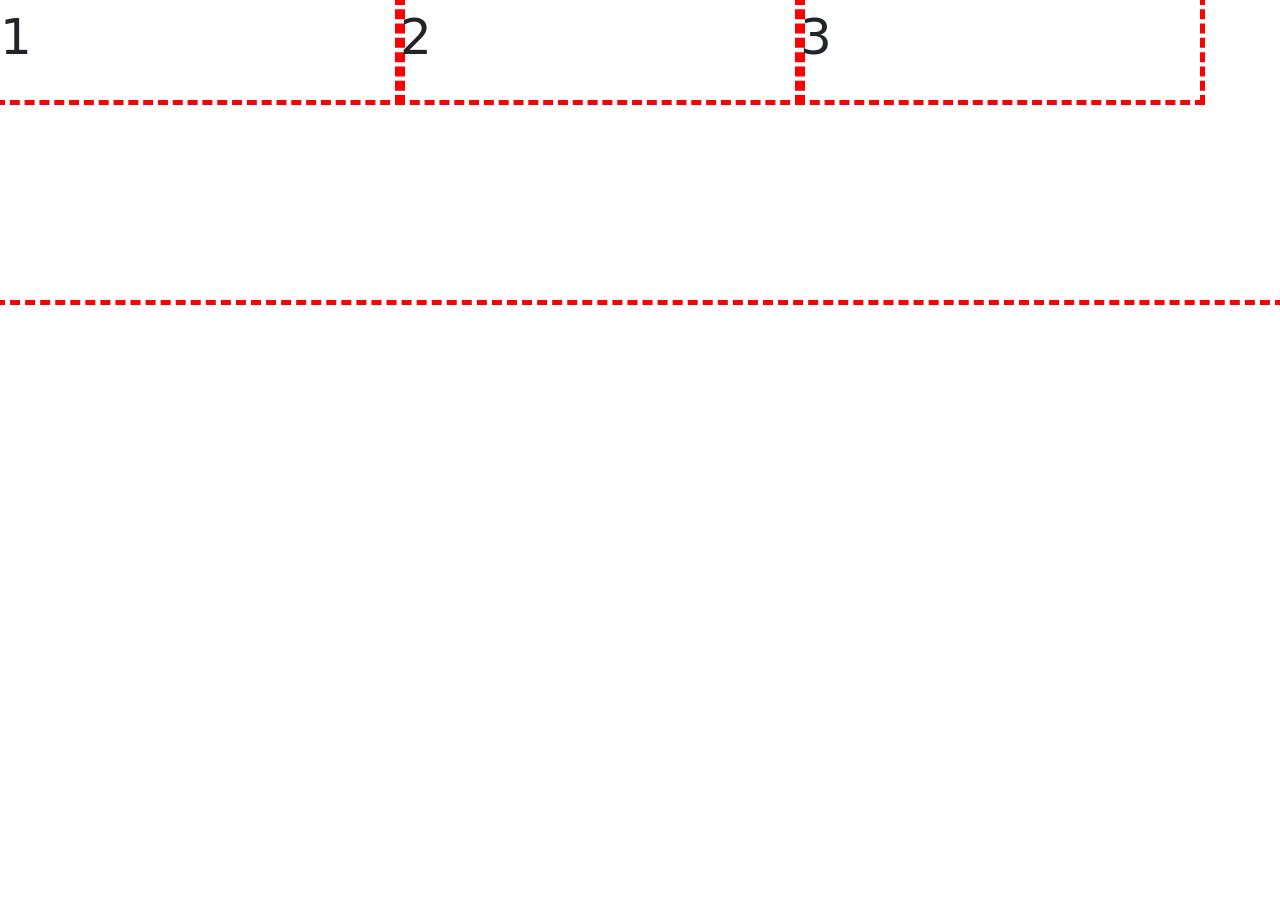
<file: 프로젝트/bs5/ex02_플렉서블.html>
<!DOCTYPE html>
<html lang="en">
<head>
    <meta charset="UTF-8">
    <meta name="viewport" content="width=device-width, initial-scale=1.0">
    <title>Flexbox(플렉스 박스)</title>
    <!-- <link rel="stylesheet" href="https://cdn.jsdelivr.net/npm/bootstrap@5.3.8/dist/css/bootstrap.min.css"> -->
    <link rel="stylesheet" href="https://cdnjs.cloudflare.com/ajax/libs/bootstrap/5.3.8/css/bootstrap.min.css">
    <style>
        :root {font-size: 10px;}
        body * {outline: 5px dashed red;}
        div {height: 300px; font-size: 50px;}
        div > div {width: 400px; height: 100px;}
    </style>
</head>
<body>
    <!-- 
        선택자 {속성: 값;}
        .d-flex {display:flex;}
        .flex-column {flex-direction: column;}

        float: left|right;
        clear: left|right|both;

        <table>태그 Layout(2차원) -> 비표준
        floating Layout -> flexbox Layout(1차원) -> grid Layout(2차원)
        position: static|relative|absolute|fixed|sticky
        
        박스 모델 속성
            1. display: block|inline|inline-block|none;
            2. width
            3. height
            4. padding
            5. border
            6. margin

        outline: 1px dashed lime;
        
        (기본형)
        border-width: 두께;
        border-style: 스타일;
        border-color: 색;

        (속기형)
        border: 1px dashed lime; -> 속성 값의 순서x
        border: dashed 1px lime;
        border: dashed lime 1px;
        border-top: 1px dashed lime;


        부모(플렉스 컨테이너)
            display:flex;
                1. flex-direction: 배치방향
                    - row(기본값)|column|row-reverse|column-reverse;
                2. flex-wrap: 줄바꿈
                    - wrap|nowrap(기본값)|wrap-reverse
                3. flew-flow: 배치방향 줄바꿈; (속기형)
                    - row nowrap (기본값)

                4. justify-content: 주축 정렬(align)
                    - flex-start|flex-end|center|space-between|space-evenly|space-arround
                5. align-items: 교차축 정렬
                    - flex-start|flex-end|center|baseline|stretch(기본값)
                6. align-content: 교차축 정렬
                    - flex-wrap:wrap;이 적용되어 2줄 이상이 되어야 효과가 있습니다.
                    - flex-start|flex-end|center|space-between|space-arround|stretch(기본값)
                7. gap, row-gap, column-gap 여백
                    - 0 (기본값)
                    - 10px
                
        자식(플렉스 아이템)
                1. align-self: 교차축 정렬
                    flex-start|flex-end|center|baseline|stretch|auto(기본값)
                2. flex-grow: 남는 공간을 얼마나 차지할지
                    - 0: 성장x -> 기본값
                    - 1: 성장
                3. flex-shrink: 공간이 부족할 때 얼마나 줄어들지
                    - 1(기본값) : 줄어듦
                    - 0 : 줄어들지 않음
                4. flex-basis: 기본 크기
                    - flex-basis가 auto이면 width(또는 height) 값을 기준으로 크기가 결정됩니다.
                5. flex: 성장 수축 크기; (속기형)
                    - flex: 1 1 0; 와 flex: 1; 는 같다.
                    -> 모든 아이템이 동일한 비율로 공간을 나눠 가집니다.
                    - flex: 1 1 auto;
                    -> 기본 크기는 유지하면서 남는 공간만 채우기

                    - flex: 1 1 auto; -> flex-fill
                    - flex-grow: 0; -> flex-grow-0
                    - flex-grow: 1; -> flex-grow-1
                    - flex-shrink: 0; -> flex-shrink-0
                    - flex-shrink: 1; -> flex-shrink-1

                6. order: 표시 순서를 변경
                    - 숫자(정수)
    -->
    <!-- flex-direction: row;(기본값) 이면 주축이 가로, 교차축은 세로 -->
    <!-- flex-direction: column; 이면 주축이 세로, 교차축은 가로 -->
    <!-- 
            중단점(breakpoint)
                - sm    576px
                - md    768px
                - lg    992px
                - xl    1200px
                - xxl   1400px
    -->

    <div class="d-flex flex-wrap">
        <div class="order-2 order-xl-0">1</div>
        <div class="order-1">2</div>
        <div class="order-0 order-xl-2">3</div>
    </div>
</body>
</html>
</file>
<file: css/style.css>
/* Reset and Base Styles */
* {
    margin: 0;
    padding: 0;
    box-sizing: border-box;
}

:root {
    --primary-color: #667eea;
    --secondary-color: #764ba2;
    --accent-color: #f093fb;
    --text-dark: #e2e8f0;
    --text-light: #a0aec0;
    --bg-light: #1a202c;
    --bg-dark: #0d1117;
    --white: #1a202c;
    --card-bg: #2d3748;
    --shadow: 0 10px 40px rgba(0, 0, 0, 0.3);
    --transition: all 0.3s ease;
}

html {
    scroll-behavior: smooth;
}

body {
    font-family: 'Segoe UI', Tahoma, Geneva, Verdana, sans-serif;
    line-height: 1.6;
    color: var(--text-dark);
    background: var(--bg-dark);
    overflow-x: hidden;
}

.container {
    max-width: 1200px;
    margin: 0 auto;
    padding: 0 20px;
}

/* Header Styles */
.header {
    position: fixed;
    top: 0;
    left: 0;
    right: 0;
    background: rgba(26, 32, 44, 0.95);
    backdrop-filter: blur(10px);
    box-shadow: 0 2px 20px rgba(0, 0, 0, 0.3);
    z-index: 1000;
    transition: var(--transition);
}

.nav {
    display: flex;
    justify-content: space-between;
    align-items: center;
    padding: 1rem 2rem;
    max-width: 1200px;
    margin: 0 auto;
}

.logo {
    font-size: 1.5rem;
    font-weight: 700;
    background: linear-gradient(135deg, var(--primary-color), var(--secondary-color));
    -webkit-background-clip: text;
    -webkit-text-fill-color: transparent;
    background-clip: text;
}

.nav-links {
    display: flex;
    list-style: none;
    gap: 2rem;
}

.nav-links a {
    text-decoration: none;
    color: var(--text-dark);
    font-weight: 500;
    transition: var(--transition);
    position: relative;
}

.nav-links a::after {
    content: '';
    position: absolute;
    bottom: -5px;
    left: 0;
    width: 0;
    height: 2px;
    background: linear-gradient(135deg, var(--primary-color), var(--secondary-color));
    transition: var(--transition);
}

.nav-links a:hover::after {
    width: 100%;
}

.nav-links a:hover {
    color: var(--primary-color);
}

.hamburger {
    display: none;
    flex-direction: column;
    cursor: pointer;
    gap: 5px;
}

.hamburger span {
    width: 25px;
    height: 3px;
    background: var(--text-dark);
    transition: var(--transition);
}

/* Section Styles */
.section {
    min-height: 100vh;
    padding: 100px 0;
    display: flex;
    align-items: center;
}

.section-title {
    font-size: 2.5rem;
    text-align: center;
    margin-bottom: 3rem;
    background: linear-gradient(135deg, var(--primary-color), var(--secondary-color));
    -webkit-background-clip: text;
    -webkit-text-fill-color: transparent;
    background-clip: text;
}

/* Profile Section */
.profile-section {
    background: linear-gradient(135deg, #667eea 0%, #764ba2 100%);
    color: var(--white);
    padding-top: 150px;
}

.profile-content {
    display: flex;
    align-items: center;
    gap: 4rem;
    flex-wrap: wrap;
}

.profile-image {
    flex: 1;
    min-width: 300px;
    display: flex;
    justify-content: center;
}

.profile-placeholder {
    width: 300px;
    height: 300px;
    border-radius: 50%;
    background: var(--white);
    box-shadow: var(--shadow);
    display: flex;
    align-items: center;
    justify-content: center;
    animation: float 3s ease-in-out infinite;
}

@keyframes float {
    0%, 100% { transform: translateY(0); }
    50% { transform: translateY(-20px); }
}

.profile-text {
    flex: 1;
    min-width: 300px;
}

.profile-title {
    font-size: 3rem;
    margin-bottom: 0.5rem;
}

.profile-subtitle {
    font-size: 1.5rem;
    margin-bottom: 1.5rem;
    opacity: 0.9;
}

.profile-description {
    font-size: 1.1rem;
    margin-bottom: 2rem;
    line-height: 1.8;
    opacity: 0.95;
}

.profile-info {
    display: flex;
    flex-direction: column;
    gap: 1rem;
}

.info-item {
    display: flex;
    gap: 1rem;
}

.info-label {
    font-weight: 600;
    min-width: 100px;
}

/* Skills Section */
.skills-section {
    background: var(--bg-dark);
}

.skills-grid {
    display: grid;
    grid-template-columns: repeat(3, 1fr);
    gap: 2rem;
}

.skill-card {
    background: var(--card-bg);
    padding: 2rem;
    border-radius: 15px;
    box-shadow: var(--shadow);
    transition: var(--transition);
    text-align: center;
}

.skill-card:hover {
    transform: translateY(-10px);
    box-shadow: 0 20px 50px rgba(0, 0, 0, 0.15);
}

.skill-icon {
    font-size: 3rem;
    margin-bottom: 1rem;
}

.skill-title {
    font-size: 1.5rem;
    margin-bottom: 0.5rem;
    color: var(--text-dark);
}

.skill-description {
    color: var(--text-light);
    margin-bottom: 1rem;
}

.skill-bar {
    height: 8px;
    background: var(--bg-dark);
    border-radius: 4px;
    overflow: hidden;
}

.skill-progress {
    height: 100%;
    background: linear-gradient(135deg, var(--primary-color), var(--secondary-color));
    border-radius: 4px;
    transition: width 1s ease;
}

/* Portfolio Section */
.portfolio-section {
    background: var(--bg-dark);
}

.portfolio-grid {
    display: grid;
    grid-template-columns: repeat(3, 1fr);
    gap: 2rem;
}

.portfolio-card {
    background: var(--card-bg);
    border-radius: 15px;
    overflow: hidden;
    box-shadow: var(--shadow);
    transition: var(--transition);
}

.portfolio-card:hover {
    transform: translateY(-10px);
    box-shadow: 0 20px 50px rgba(0, 0, 0, 0.15);
}

.portfolio-image {
    width: 100%;
    height: 200px;
    overflow: hidden;
    background: linear-gradient(135deg, var(--primary-color), var(--secondary-color));
    display: flex;
    align-items: center;
    justify-content: center;
}

.portfolio-image img {
    width: 100%;
    height: 100%;
    object-fit: cover;
    transition: var(--transition);
}

.portfolio-card:hover .portfolio-image img {
    transform: scale(1.1);
}

.portfolio-content {
    padding: 1.5rem;
}

.portfolio-title {
    font-size: 1.5rem;
    margin-bottom: 0.5rem;
    color: var(--text-dark);
}

.portfolio-description {
    color: var(--text-light);
    margin-bottom: 1rem;
    line-height: 1.6;
}

.portfolio-tech {
    display: flex;
    gap: 0.5rem;
    flex-wrap: wrap;
    margin-bottom: 1rem;
}

.tech-tag {
    background: linear-gradient(135deg, var(--primary-color), var(--secondary-color));
    color: var(--white);
    padding: 0.3rem 0.8rem;
    border-radius: 20px;
    font-size: 0.85rem;
    font-weight: 500;
}

.portfolio-link {
    display: inline-block;
    color: var(--primary-color);
    text-decoration: none;
    font-weight: 600;
    transition: var(--transition);
}

.portfolio-link:hover {
    color: var(--secondary-color);
}

/* Contact Section */
.contact-section {
    background: linear-gradient(135deg, #f093fb 0%, #f5576c 100%);
    color: var(--white);
}

.contact-content {
    display: flex;
    gap: 4rem;
    flex-wrap: wrap;
}

.contact-info {
    flex: 1;
    min-width: 300px;
}

.contact-subtitle {
    font-size: 2rem;
    margin-bottom: 1rem;
}

.contact-description {
    margin-bottom: 2rem;
    line-height: 1.8;
    opacity: 0.95;
}

.contact-details {
    display: flex;
    flex-direction: column;
    gap: 1.5rem;
}

.contact-item {
    display: flex;
    align-items: center;
    gap: 1rem;
}

.contact-icon {
    font-size: 1.5rem;
}

.contact-form-container {
    flex: 1;
    min-width: 300px;
}

.contact-form {
    background: var(--card-bg);
    padding: 2rem;
    border-radius: 15px;
    box-shadow: var(--shadow);
}

.form-group {
    margin-bottom: 1.5rem;
}

.form-group label {
    display: block;
    margin-bottom: 0.5rem;
    color: var(--text-dark);
    font-weight: 500;
}

.form-group input,
.form-group textarea {
    width: 100%;
    padding: 0.8rem;
    border: 2px solid #4a5568;
    background: var(--bg-dark);
    color: var(--text-dark);
    border-radius: 8px;
    font-size: 1rem;
    transition: var(--transition);
    font-family: inherit;
}

.form-group input:focus,
.form-group textarea:focus {
    outline: none;
    border-color: var(--primary-color);
    box-shadow: 0 0 0 3px rgba(102, 126, 234, 0.1);
}

.submit-btn {
    width: 100%;
    padding: 1rem;
    background: linear-gradient(135deg, var(--primary-color), var(--secondary-color));
    color: var(--white);
    border: none;
    border-radius: 8px;
    font-size: 1.1rem;
    font-weight: 600;
    cursor: pointer;
    transition: var(--transition);
}

.submit-btn:hover {
    transform: translateY(-2px);
    box-shadow: 0 10px 30px rgba(102, 126, 234, 0.4);
}

.form-message {
    margin-top: 1rem;
    padding: 1rem;
    border-radius: 8px;
    text-align: center;
    display: none;
}

.form-message.success {
    display: block;
    background: #48bb78;
    color: var(--white);
}

.form-message.error {
    display: block;
    background: #f56565;
    color: var(--white);
}

/* Footer */
.footer {
    background: var(--bg-dark);
    color: var(--white);
    padding: 2rem 0;
}

.footer-content {
    display: flex;
    justify-content: space-between;
    align-items: center;
    flex-wrap: wrap;
    gap: 1rem;
}

.footer-links {
    display: flex;
    gap: 2rem;
}

.footer-links a {
    color: var(--white);
    text-decoration: none;
    transition: var(--transition);
}

.footer-links a:hover {
    color: var(--accent-color);
}

/* Responsive Design */
@media (max-width: 768px) {
    .nav-links {
        position: fixed;
        top: 70px;
        left: 0;
        right: 0;
        background: var(--card-bg);
        flex-direction: column;
        padding: 2rem;
        gap: 1.5rem;
        transform: translateY(-150%);
        transition: var(--transition);
        box-shadow: 0 10px 30px rgba(0, 0, 0, 0.3);
    }

    .nav-links.active {
        transform: translateY(0);
    }

    .hamburger {
        display: flex;
    }

    .hamburger.active span:nth-child(1) {
        transform: rotate(45deg) translate(5px, 5px);
    }

    .hamburger.active span:nth-child(2) {
        opacity: 0;
    }

    .hamburger.active span:nth-child(3) {
        transform: rotate(-45deg) translate(7px, -6px);
    }

    .profile-content {
        flex-direction: column;
        text-align: center;
    }

    .profile-info {
        align-items: center;
    }

    .contact-content {
        flex-direction: column;
    }

    .section-title {
        font-size: 2rem;
    }

    .profile-title {
        font-size: 2rem;
    }

    .portfolio-grid {
        grid-template-columns: 1fr;
    }

    .skills-grid {
        grid-template-columns: 1fr;
    }
}

@media (max-width: 480px) {
    .nav {
        padding: 1rem;
    }

    .logo {
        font-size: 1.2rem;
    }

    .section {
        padding: 80px 0;
    }

    .profile-placeholder {
        width: 200px;
        height: 200px;
    }

    .footer-content {
        flex-direction: column;
        text-align: center;
    }
}

/* Scroll Animations */
.fade-in {
    opacity: 0;
    transform: translateY(30px);
    transition: all 0.6s ease;
}

.fade-in.visible {
    opacity: 1;
    transform: translateY(0);
}
</file>
<file: project/style.css>
#map {
  flex: 1;
  height: 100%;
}

* {
  box-sizing: border-box;
}

body {
  margin: 0;
  font-family: Arial, sans-serif;
}

header {
  height: 60px;
  padding: 0 20px;
  display: flex;
  align-items: center;
  border-bottom: 1px solid #ddd;
}

main {
  display: flex;
  height: calc(100vh - 60px);
}

aside {
  width: 320px;
  padding: 16px;
  border-right: 1px solid #ddd;
}

aside input {
  width: 100%;
  padding: 10px;
  margin-bottom: 8px;
}

aside button {
  width: 100%;
  padding: 10px;
}

#map {
  flex: 1;
}
</file>
<file: site_big0611/style.css>
/* Reset and Base Styles */
* {
    margin: 0;
    padding: 0;
    box-sizing: border-box;
}

:root {
    --primary-color: #667eea;
    --secondary-color: #764ba2;
    --accent-color: #f093fb;
    --text-dark: #e2e8f0;
    --text-light: #a0aec0;
    --bg-light: #1a202c;
    --bg-dark: #0d1117;
    --white: #1a202c;
    --card-bg: #2d3748;
    --shadow: 0 10px 40px rgba(0, 0, 0, 0.3);
    --transition: all 0.3s ease;
}

html {
    scroll-behavior: smooth;
}

body {
    font-family: 'Segoe UI', Tahoma, Geneva, Verdana, sans-serif;
    line-height: 1.6;
    color: var(--text-dark);
    background: var(--bg-dark);
    overflow-x: hidden;
}

.container {
    max-width: 1200px;
    margin: 0 auto;
    padding: 0 20px;
}

/* Header Styles */
.header {
    position: fixed;
    top: 0;
    left: 0;
    right: 0;
    background: rgba(26, 32, 44, 0.95);
    backdrop-filter: blur(10px);
    box-shadow: 0 2px 20px rgba(0, 0, 0, 0.3);
    z-index: 1000;
    transition: var(--transition);
}

.nav {
    display: flex;
    justify-content: space-between;
    align-items: center;
    padding: 1rem 2rem;
    max-width: 1200px;
    margin: 0 auto;
}

.logo {
    font-size: 1.5rem;
    font-weight: 700;
    background: linear-gradient(135deg, var(--primary-color), var(--secondary-color));
    -webkit-background-clip: text;
    -webkit-text-fill-color: transparent;
    background-clip: text;
}

.nav-links {
    display: flex;
    list-style: none;
    gap: 2rem;
}

.nav-links a {
    text-decoration: none;
    color: var(--text-dark);
    font-weight: 500;
    transition: var(--transition);
    position: relative;
}

.nav-links a::after {
    content: '';
    position: absolute;
    bottom: -5px;
    left: 0;
    width: 0;
    height: 2px;
    background: linear-gradient(135deg, var(--primary-color), var(--secondary-color));
    transition: var(--transition);
}

.nav-links a:hover::after {
    width: 100%;
}

.nav-links a:hover {
    color: var(--primary-color);
}

.hamburger {
    display: none;
    flex-direction: column;
    cursor: pointer;
    gap: 5px;
}

.hamburger span {
    width: 25px;
    height: 3px;
    background: var(--text-dark);
    transition: var(--transition);
}

/* Section Styles */
.section {
    min-height: 100vh;
    padding: 100px 0;
    display: flex;
    align-items: center;
}

.section-title {
    font-size: 2.5rem;
    text-align: center;
    margin-bottom: 3rem;
    background: linear-gradient(135deg, var(--primary-color), var(--secondary-color));
    -webkit-background-clip: text;
    -webkit-text-fill-color: transparent;
    background-clip: text;
}

/* Profile Section */
.profile-section {
    background: linear-gradient(135deg, #667eea 0%, #764ba2 100%);
    color: var(--white);
    padding-top: 150px;
}

.profile-content {
    display: flex;
    align-items: center;
    gap: 4rem;
    flex-wrap: wrap;
}

.profile-image {
    flex: 1;
    min-width: 300px;
    display: flex;
    justify-content: center;
}

.profile-placeholder {
    width: 300px;
    height: 300px;
    border-radius: 50%;
    background: var(--white);
    box-shadow: var(--shadow);
    display: flex;
    align-items: center;
    justify-content: center;
    animation: float 3s ease-in-out infinite;
}

@keyframes float {
    0%, 100% { transform: translateY(0); }
    50% { transform: translateY(-20px); }
}

.profile-text {
    flex: 1;
    min-width: 300px;
}

.profile-title {
    font-size: 3rem;
    margin-bottom: 0.5rem;
}

.profile-subtitle {
    font-size: 1.5rem;
    margin-bottom: 1.5rem;
    opacity: 0.9;
}

.profile-description {
    font-size: 1.1rem;
    margin-bottom: 2rem;
    line-height: 1.8;
    opacity: 0.95;
}

.profile-info {
    display: flex;
    flex-direction: column;
    gap: 1rem;
}

.info-item {
    display: flex;
    gap: 1rem;
}

.info-label {
    font-weight: 600;
    min-width: 100px;
}

/* Skills Section */
.skills-section {
    background: var(--bg-dark);
}

.skills-grid {
    display: grid;
    grid-template-columns: repeat(3, 1fr);
    gap: 2rem;
}

.skill-card {
    background: var(--card-bg);
    padding: 2rem;
    border-radius: 15px;
    box-shadow: var(--shadow);
    transition: var(--transition);
    text-align: center;
}

.skill-card:hover {
    transform: translateY(-10px);
    box-shadow: 0 20px 50px rgba(0, 0, 0, 0.15);
}

.skill-icon {
    font-size: 3rem;
    margin-bottom: 1rem;
}

.skill-title {
    font-size: 1.5rem;
    margin-bottom: 0.5rem;
    color: var(--text-dark);
}

.skill-description {
    color: var(--text-light);
    margin-bottom: 1rem;
}

.skill-bar {
    height: 8px;
    background: var(--bg-dark);
    border-radius: 4px;
    overflow: hidden;
}

.skill-progress {
    height: 100%;
    background: linear-gradient(135deg, var(--primary-color), var(--secondary-color));
    border-radius: 4px;
    transition: width 1s ease;
}

/* Portfolio Section */
.portfolio-section {
    background: var(--bg-dark);
}

.portfolio-grid {
    display: grid;
    grid-template-columns: repeat(3, 1fr);
    gap: 2rem;
}

.portfolio-card {
    background: var(--card-bg);
    border-radius: 15px;
    overflow: hidden;
    box-shadow: var(--shadow);
    transition: var(--transition);
}

.portfolio-card:hover {
    transform: translateY(-10px);
    box-shadow: 0 20px 50px rgba(0, 0, 0, 0.15);
}

.portfolio-image {
    width: 100%;
    height: 200px;
    overflow: hidden;
    background: linear-gradient(135deg, var(--primary-color), var(--secondary-color));
    display: flex;
    align-items: center;
    justify-content: center;
}

.portfolio-image img {
    width: 100%;
    height: 100%;
    object-fit: cover;
    transition: var(--transition);
}

.portfolio-card:hover .portfolio-image img {
    transform: scale(1.1);
}

.portfolio-content {
    padding: 1.5rem;
}

.portfolio-title {
    font-size: 1.5rem;
    margin-bottom: 0.5rem;
    color: var(--text-dark);
}

.portfolio-description {
    color: var(--text-light);
    margin-bottom: 1rem;
    line-height: 1.6;
}

.portfolio-tech {
    display: flex;
    gap: 0.5rem;
    flex-wrap: wrap;
    margin-bottom: 1rem;
}

.tech-tag {
    background: linear-gradient(135deg, var(--primary-color), var(--secondary-color));
    color: var(--white);
    padding: 0.3rem 0.8rem;
    border-radius: 20px;
    font-size: 0.85rem;
    font-weight: 500;
}

.portfolio-link {
    display: inline-block;
    color: var(--primary-color);
    text-decoration: none;
    font-weight: 600;
    transition: var(--transition);
}

.portfolio-link:hover {
    color: var(--secondary-color);
}

/* Contact Section */
.contact-section {
    background: linear-gradient(135deg, #f093fb 0%, #f5576c 100%);
    color: var(--white);
}

.contact-content {
    display: flex;
    gap: 4rem;
    flex-wrap: wrap;
}

.contact-info {
    flex: 1;
    min-width: 300px;
}

.contact-subtitle {
    font-size: 2rem;
    margin-bottom: 1rem;
}

.contact-description {
    margin-bottom: 2rem;
    line-height: 1.8;
    opacity: 0.95;
}

.contact-details {
    display: flex;
    flex-direction: column;
    gap: 1.5rem;
}

.contact-item {
    display: flex;
    align-items: center;
    gap: 1rem;
}

.contact-icon {
    font-size: 1.5rem;
}

.contact-form-container {
    flex: 1;
    min-width: 300px;
}

.contact-form {
    background: var(--card-bg);
    padding: 2rem;
    border-radius: 15px;
    box-shadow: var(--shadow);
}

.form-group {
    margin-bottom: 1.5rem;
}

.form-group label {
    display: block;
    margin-bottom: 0.5rem;
    color: var(--text-dark);
    font-weight: 500;
}

.form-group input,
.form-group textarea {
    width: 100%;
    padding: 0.8rem;
    border: 2px solid #4a5568;
    background: var(--bg-dark);
    color: var(--text-dark);
    border-radius: 8px;
    font-size: 1rem;
    transition: var(--transition);
    font-family: inherit;
}

.form-group input:focus,
.form-group textarea:focus {
    outline: none;
    border-color: var(--primary-color);
    box-shadow: 0 0 0 3px rgba(102, 126, 234, 0.1);
}

.submit-btn {
    width: 100%;
    padding: 1rem;
    background: linear-gradient(135deg, var(--primary-color), var(--secondary-color));
    color: var(--white);
    border: none;
    border-radius: 8px;
    font-size: 1.1rem;
    font-weight: 600;
    cursor: pointer;
    transition: var(--transition);
}

.submit-btn:hover {
    transform: translateY(-2px);
    box-shadow: 0 10px 30px rgba(102, 126, 234, 0.4);
}

.form-message {
    margin-top: 1rem;
    padding: 1rem;
    border-radius: 8px;
    text-align: center;
    display: none;
}

.form-message.success {
    display: block;
    background: #48bb78;
    color: var(--white);
}

.form-message.error {
    display: block;
    background: #f56565;
    color: var(--white);
}

/* Footer */
.footer {
    background: var(--bg-dark);
    color: var(--white);
    padding: 2rem 0;
}

.footer-content {
    display: flex;
    justify-content: space-between;
    align-items: center;
    flex-wrap: wrap;
    gap: 1rem;
}

.footer-links {
    display: flex;
    gap: 2rem;
}

.footer-links a {
    color: var(--white);
    text-decoration: none;
    transition: var(--transition);
}

.footer-links a:hover {
    color: var(--accent-color);
}

/* Responsive Design */
@media (max-width: 768px) {
    .nav-links {
        position: fixed;
        top: 70px;
        left: 0;
        right: 0;
        background: var(--card-bg);
        flex-direction: column;
        padding: 2rem;
        gap: 1.5rem;
        transform: translateY(-150%);
        transition: var(--transition);
        box-shadow: 0 10px 30px rgba(0, 0, 0, 0.3);
    }

    .nav-links.active {
        transform: translateY(0);
    }

    .hamburger {
        display: flex;
    }

    .hamburger.active span:nth-child(1) {
        transform: rotate(45deg) translate(5px, 5px);
    }

    .hamburger.active span:nth-child(2) {
        opacity: 0;
    }

    .hamburger.active span:nth-child(3) {
        transform: rotate(-45deg) translate(7px, -6px);
    }

    .profile-content {
        flex-direction: column;
        text-align: center;
    }

    .profile-info {
        align-items: center;
    }

    .contact-content {
        flex-direction: column;
    }

    .section-title {
        font-size: 2rem;
    }

    .profile-title {
        font-size: 2rem;
    }

    .portfolio-grid {
        grid-template-columns: 1fr;
    }

    .skills-grid {
        grid-template-columns: 1fr;
    }
}

@media (max-width: 480px) {
    .nav {
        padding: 1rem;
    }

    .logo {
        font-size: 1.2rem;
    }

    .section {
        padding: 80px 0;
    }

    .profile-placeholder {
        width: 200px;
        height: 200px;
    }

    .footer-content {
        flex-direction: column;
        text-align: center;
    }
}

/* Scroll Animations */
.fade-in {
    opacity: 0;
    transform: translateY(30px);
    transition: all 0.6s ease;
}

.fade-in.visible {
    opacity: 1;
    transform: translateY(0);
}
</file>
<file: test/css/style.css>
:root {
  --ink: #171717;
  --muted: #696f7a;
  --line: rgba(23, 23, 23, 0.12);
  --paper: #f7f4ef;
  --mint: #b8e6d3;
  --coral: #ff8b6a;
  --blue: #7aa7ff;
  --yellow: #ffd166;
}

* {
  box-sizing: border-box;
}

html {
  scroll-behavior: smooth;
  scroll-snap-type: y mandatory;
}

body {
  margin: 0;
  color: var(--ink);
  background: var(--paper);
  font-family: system-ui, -apple-system, BlinkMacSystemFont, "Segoe UI", sans-serif;
}

a {
  color: inherit;
  text-decoration: none;
}

.site-header {
  background: rgba(247, 244, 239, 0.82);
  border-bottom: 1px solid var(--line);
  backdrop-filter: blur(18px);
}

.navbar {
  min-height: 74px;
}

.navbar-brand {
  font-weight: 800;
  letter-spacing: 0;
}

.nav-link {
  border-radius: 999px;
  color: var(--muted);
  font-weight: 700;
  padding: 0.55rem 0.9rem !important;
}

.nav-link:hover,
.nav-link.active {
  background: var(--ink);
  color: #fff;
}

.page-section {
  min-height: 100vh;
  display: flex;
  align-items: center;
  padding: 110px 0 72px;
  scroll-snap-align: start;
  position: relative;
  overflow: hidden;
}

.profile-section {
  background:
    radial-gradient(circle at 84% 24%, rgba(255, 139, 106, 0.42), transparent 28%),
    linear-gradient(135deg, #f7f4ef 0%, #e9f7f1 52%, #f8eadf 100%);
}

.skills-section {
  background: #fcfbf8;
}

.portfolio-section {
  background: linear-gradient(135deg, #ecf3ff 0%, #fff8df 100%);
}

.contact-section {
  background:
    linear-gradient(135deg, rgba(184, 230, 211, 0.9), rgba(255, 255, 255, 0.9)),
    #eaf8f2;
}

.section-kicker {
  width: fit-content;
  margin-bottom: 1rem;
  border: 1px solid var(--line);
  border-radius: 999px;
  padding: 0.4rem 0.8rem;
  color: var(--muted);
  background: rgba(255, 255, 255, 0.45);
  font-size: 0.84rem;
  font-weight: 800;
  text-transform: uppercase;
}

.section-heading {
  max-width: 720px;
  margin-bottom: 2rem;
}

h1,
h2,
h3,
p {
  letter-spacing: 0;
}

h1 {
  max-width: 820px;
  line-height: 1.05;
}

h2 {
  font-size: clamp(2.1rem, 5vw, 4.4rem);
  font-weight: 850;
  line-height: 1;
}

h3 {
  font-size: 1.35rem;
  font-weight: 800;
}

.lead {
  max-width: 660px;
  color: #3f4650;
  line-height: 1.75;
}

.btn {
  border-radius: 999px;
  font-weight: 800;
  padding-inline: 1.25rem;
}

.profile-card,
.skill-card,
.work-card,
.contact-panel {
  border: 1px solid var(--line);
  box-shadow: 0 24px 60px rgba(25, 28, 35, 0.12);
}

.profile-card {
  min-height: 440px;
  display: grid;
  align-content: end;
  padding: 2rem;
  border-radius: 8px;
  background:
    linear-gradient(160deg, rgba(255, 255, 255, 0.16), rgba(255, 255, 255, 0.8)),
    linear-gradient(135deg, var(--blue), var(--mint) 52%, var(--yellow));
}

.avatar {
  width: 104px;
  height: 104px;
  display: grid;
  place-items: center;
  margin-bottom: 1.5rem;
  border-radius: 50%;
  background: var(--ink);
  color: #fff;
  font-size: 2rem;
  font-weight: 900;
}

.profile-card h2 {
  font-size: 2.5rem;
  margin-bottom: 0.4rem;
}

.profile-card p {
  color: #303640;
}

.profile-stats {
  display: grid;
  grid-template-columns: repeat(3, 1fr);
  gap: 0.75rem;
  margin-top: 1.2rem;
}

.profile-stats span {
  min-height: 76px;
  display: grid;
  align-content: center;
  border-radius: 8px;
  background: rgba(255, 255, 255, 0.46);
  padding: 0.8rem;
  color: var(--muted);
  font-size: 0.85rem;
}

.profile-stats strong {
  display: block;
  color: var(--ink);
  font-size: 1.25rem;
}

.skill-card {
  min-height: 260px;
  display: flex;
  flex-direction: column;
  justify-content: space-between;
  border-radius: 8px;
  background: #fff;
  padding: 1.5rem;
  transition: transform 0.25s ease, box-shadow 0.25s ease;
}

.skill-card:hover {
  transform: translateY(-8px);
  box-shadow: 0 30px 70px rgba(25, 28, 35, 0.16);
}

.skill-card span {
  color: var(--coral);
  font-weight: 900;
}

.skill-card p {
  color: var(--muted);
  line-height: 1.7;
}

.work-card {
  overflow: hidden;
  border-radius: 8px;
  background: #fff;
}

.work-image {
  aspect-ratio: 4 / 3;
  background-size: cover;
  background-position: center;
}

.work-image-1 {
  background:
    linear-gradient(135deg, rgba(23, 23, 23, 0.1), rgba(23, 23, 23, 0.02)),
    repeating-linear-gradient(90deg, #ff8b6a 0 14px, #ffd166 14px 28px, #b8e6d3 28px 42px);
}

.work-image-2 {
  background:
    radial-gradient(circle at 35% 35%, #171717 0 12%, transparent 13%),
    linear-gradient(135deg, #7aa7ff, #b8e6d3);
}

.work-image-3 {
  background:
    linear-gradient(45deg, rgba(255, 255, 255, 0.7) 25%, transparent 25% 50%, rgba(255, 255, 255, 0.7) 50% 75%, transparent 75%),
    linear-gradient(135deg, #ffd166, #ff8b6a);
  background-size: 34px 34px, cover;
}

.work-body {
  padding: 1.35rem;
}

.work-body p {
  margin-bottom: 0.35rem;
  color: var(--muted);
  font-weight: 800;
}

.contact-panel {
  display: grid;
  gap: 1rem;
  border-radius: 8px;
  background: rgba(255, 255, 255, 0.68);
  padding: 1.5rem;
}

.contact-panel a {
  display: block;
  border-bottom: 1px solid var(--line);
  padding: 1rem 0;
  color: #2f3947;
  font-size: clamp(1rem, 3vw, 1.35rem);
  font-weight: 800;
  word-break: break-word;
}

.contact-panel a:last-child {
  border-bottom: 0;
}

.site-footer {
  padding: 1.2rem 0;
  background: var(--ink);
  color: rgba(255, 255, 255, 0.78);
  font-size: 0.95rem;
}

.scroll-top {
  position: fixed;
  right: 18px;
  bottom: 18px;
  width: 46px;
  height: 46px;
  border: 0;
  border-radius: 50%;
  background: var(--ink);
  color: #fff;
  font-size: 1.25rem;
  font-weight: 900;
  opacity: 0;
  pointer-events: none;
  transition: opacity 0.2s ease, transform 0.2s ease;
  z-index: 20;
}

.scroll-top.is-visible {
  opacity: 1;
  pointer-events: auto;
}

.scroll-top:hover {
  transform: translateY(-3px);
}

@media (max-width: 991.98px) {
  html {
    scroll-snap-type: none;
  }

  .navbar-collapse {
    padding: 1rem 0;
  }

  .page-section {
    min-height: auto;
    padding: 104px 0 64px;
  }

  .profile-card {
    min-height: 360px;
  }
}

@media (max-width: 575.98px) {
  .display-4 {
    font-size: 2.55rem;
  }

  .profile-stats {
    grid-template-columns: 1fr;
  }

  .btn-lg {
    width: 100%;
  }
}
</file>
